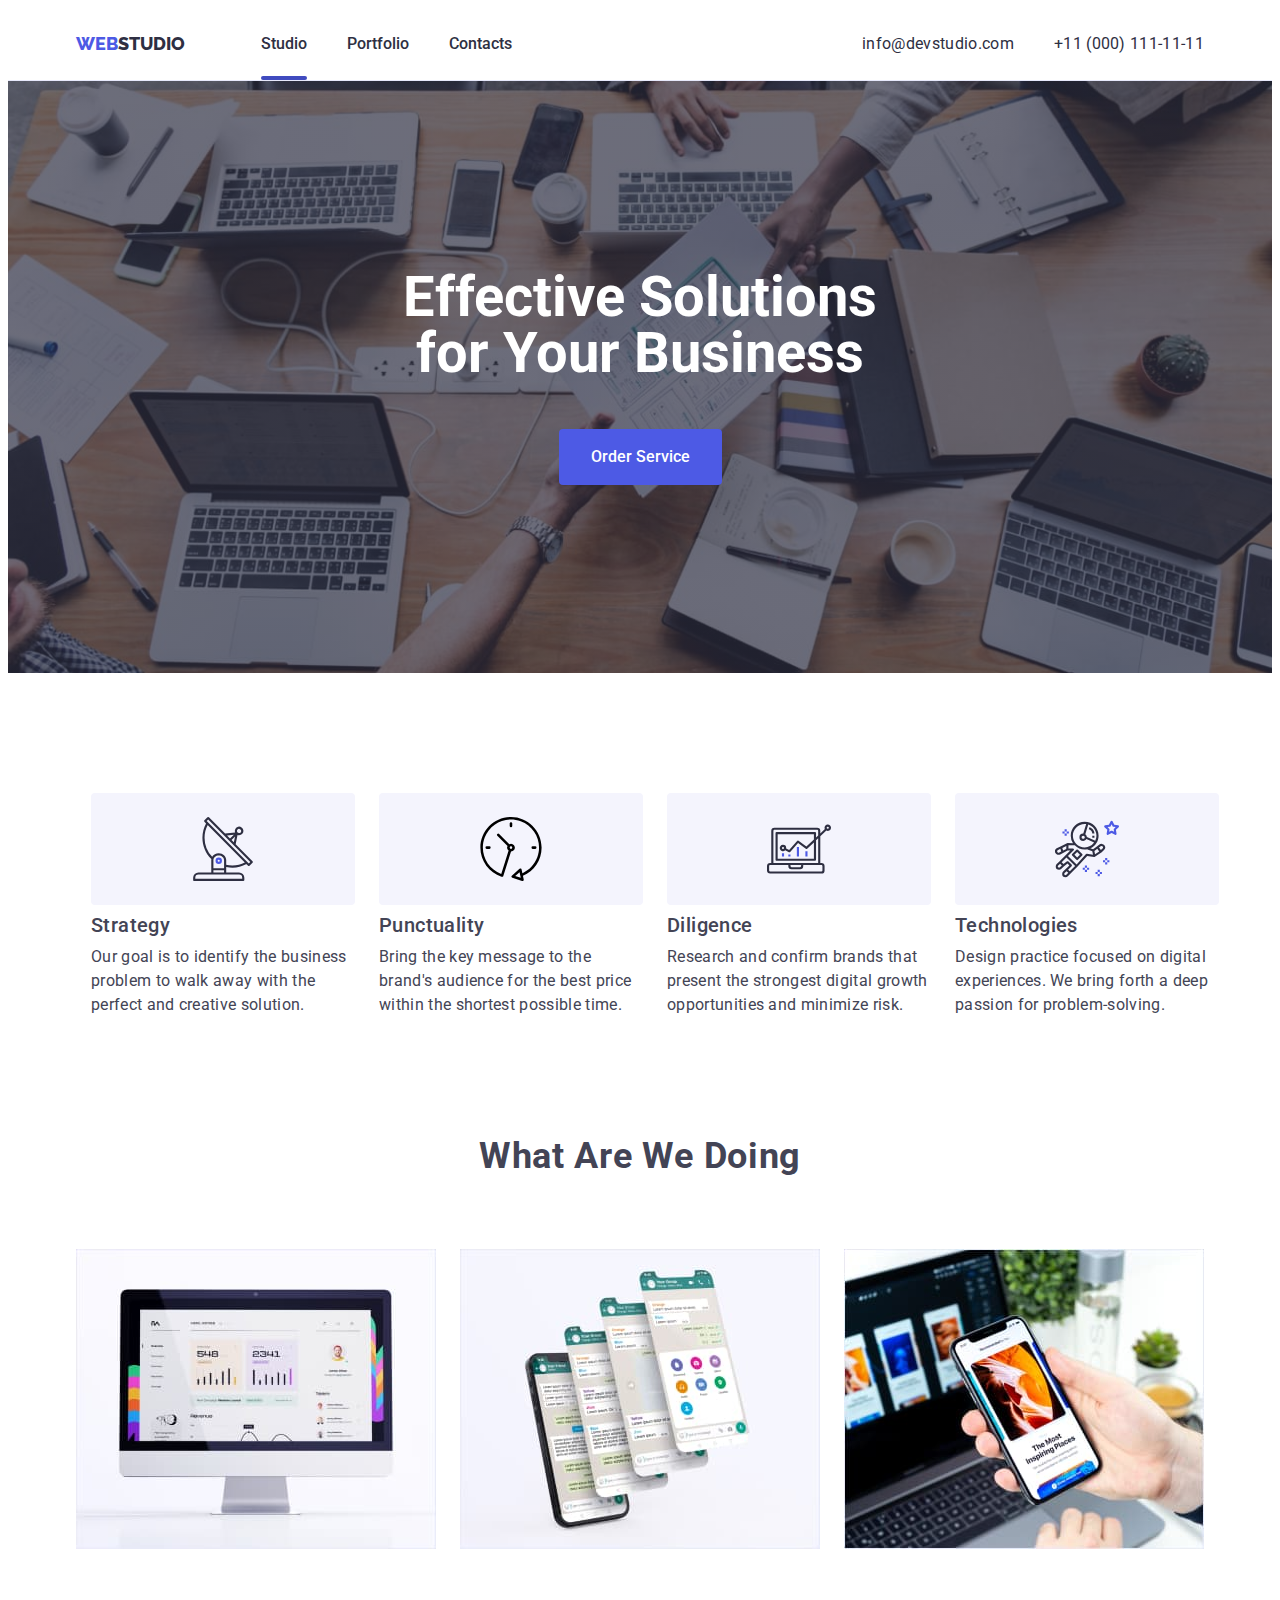
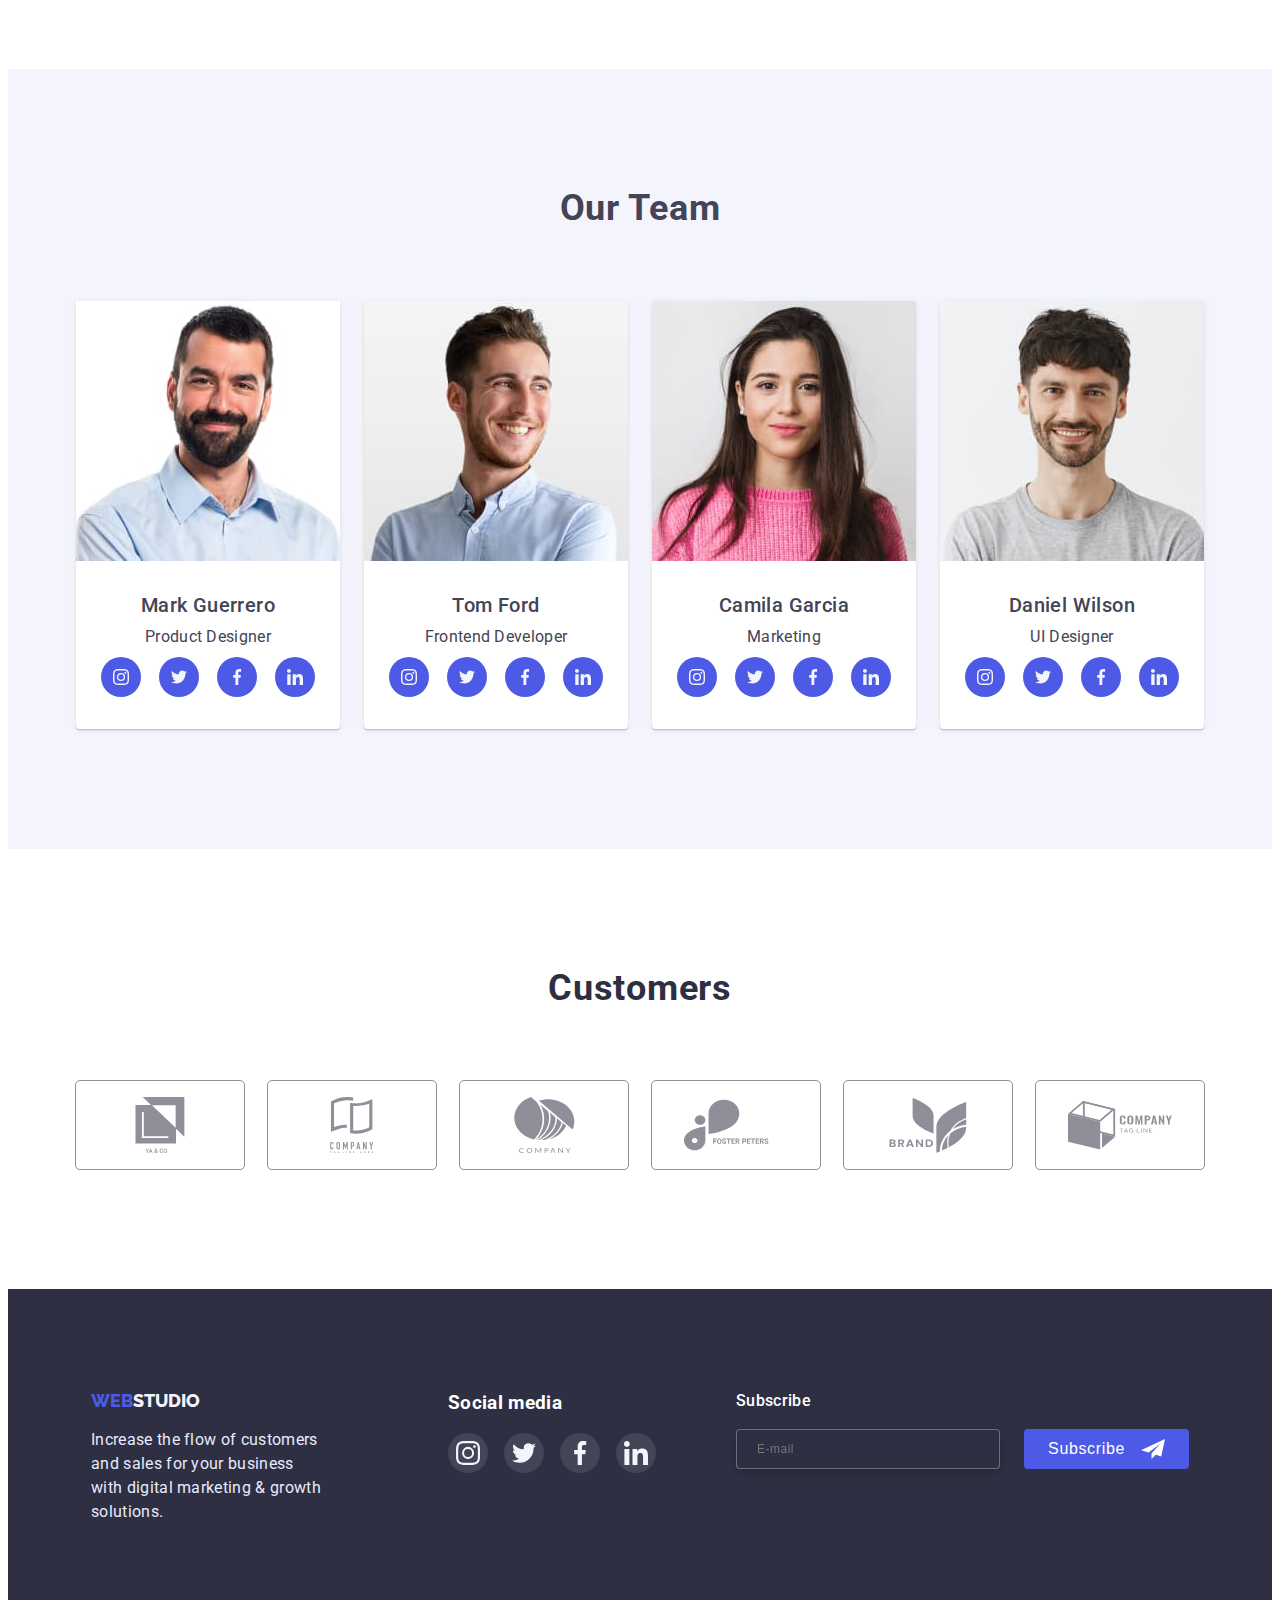
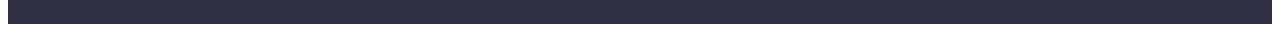
<file: index.html>
<!DOCTYPE html>
<html lang="en">
  <head>
    <meta charset="UTF-8" />
    <meta http-equiv="X-UA-Compatible" content="IE=edge" />
    <meta name="viewport" content="width=device-width, initial-scale=1.0" />
    <title>Home</title>
    <link
      href="https://fonts.googleapis.com/css2?family=Raleway:wght@800&family=Roboto:wght@400;500;700;900&display=swap"
      rel="stylesheet"
    />
    <link
      rel="stylesheet"
      href="https://cdnjs.cloudflare.com/ajax/libs/modern-normalize/1.1.0/modern-normalize.min.css"
      integrity="sha512-wpPYUAdjBVSE4KJnH1VR1HeZfpl1ub8YT/NKx4PuQ5NmX2tKuGu6U/JRp5y+Y8XG2tV+wKQpNHVUX03MfMFn9Q=="
      crossorigin="anonymous"
      referrerpolicy="no-referrer"
    />
    <link rel="icon" href="./images/logo.png" type="image/png">
    <link rel="stylesheet" href="./css/styles.css" />
  </head>
  <body class="body">
    <header class="header-bottom">
      <div class="container cont-hed header">
        <nav class="navigation-header">
          <a href="./index.html" class="logo"
            ><span class="logo-web">WEB</span>STUDIO</a
          >

          <ul class="header-ul list">
            <li class="header-li">
              <a href="./index.html" class="page-header line-h">Studio</a>
            </li>
            <li class="header-li">
              <a href="./portfolio.html" class="page-header">Portfolio</a>
            </li>
            <li class="header-li">
              <a href="" class="page-header">Contacts</a>
            </li>
          </ul>
        </nav>

        <address class="address">
          <ul class="header-address list">
            <li class="address-li">
              <a href="mailto:info@devstudio.com" class="contact list"
                >info@devstudio.com</a
              >
            </li>
            <li class="address-li">
              <a href="tel:+110001111111" class="contact"
                >+11 (000) 111-11-11</a
              >
            </li>
          </ul>
        </address>
      </div>

      <button class="menu-toggle" data-menu-open>
        <svg class="menu-icon" width="32" height="22">
          <use href="./images/symbol-defs.svg#icon-menu"></use>
        </svg>
      </button>
      <div class="modal-mob" data-menu>
        <button class="modal-button">
          <svg class="modal-sgv-close">
            <use
              href="./images/symbol-defs.svg#icon-close"
              data-menu-close
            ></use>
          </svg>
        </button>
        <ul class="modal-ul-text">
          <li class="modal-li">
            <a href="./index.html" class="aaa">Studio</a>
          </li>
          <li class="modal-li">
            <a href="./portfolio.html" class="bbb">Portfolio</a>
          </li>
          <li class="modal-li"><a href="" class="bbb">Contacts</a></li>
        </ul>
        <address class="modal-adress">
          <ul class="modal-ul">
            <li>
              <a href="tel:+110001111111" class="modal-contact"
                >+11 (000) 111-11-11</a
              >
            </li>
            <li class="tablet">
              <a href="mailto:info@devstudio.com" class="modal-email"
                >info@devstudio.com</a
              >
            </li>
          </ul>
        </address>

        <ul class="icon-social">
          <li class="icon-bg-social">
            <a href="" class="icon-social-a">
              <svg class="bg-social">
                <use href="./images/symbol-defs.svg#icon-instagram"></use>
              </svg>
            </a>
          </li>
          <li class="icon-bg-social">
            <a href="" class="icon-social-a">
              <svg class="bg-social">
                <use href="./images/symbol-defs.svg#icon-twitter"></use>
              </svg>
            </a>
          </li>
          <li class="icon-bg-social">
            <a href="" class="icon-social-a">
              <svg class="bg-social">
                <use href="./images/symbol-defs.svg#icon-facebook"></use>
              </svg>
            </a>
          </li>
          <li class="icon-bg-social">
            <a href="" class="icon-social-a">
              <svg class="bg-social">
                <use href="./images/symbol-defs.svg#icon-linkedin"></use>
              </svg>
            </a>
          </li>
        </ul>
      </div>
    </header>

    <main>
      <section class="containerone">
        <div class="backgrond-section-one">
          <h1 class="first-section-title">
            Effective Solutions for Your Business
          </h1>

          <button type="button" class="button-studio" data-modal-open>
            <span class="btn-spn">Order Service</span>
          </button>

          <div class="backdrop is-hidden" data-modal>
            <div class="modal">
              <button class="close" data-modal-close>
                <svg class="close-svg">
                  <use
                    href="./images/symbol-defs.svg#icon-close-black-18dp"
                  ></use>
                </svg>
              </button>
              <p id="contact-details-head" class="header-m-f">
                Leave your contacts and we will call you back
              </p>
              <form class="modal-form">
                <label for="name" class="label-modal svg-lb"
                  ><span class="text-input-gray">Name</span>
                  <span class="ttt">
                    <input
                      type="text"
                      name="username"
                      id="name"
                      class="input-modal"
                      required
                    />
                    <svg class="svg-modal" width="18" height="18">
                      <use href="./images/icons.svg#icon-person-black"></use>
                    </svg>
                  </span>
                </label>

                <label for="phome-number" class="label-modal other-lb svg-lb"
                  ><span class="text-input-gray">Phone</span>
                  <span class="ttt">
                    <svg class="svg-modal" width="24" height="24">
                      <use href="./images/icons.svg#icon-phone-black"></use>
                    </svg>
                    <input
                      type="tel"
                      class="input-modal"
                      name="phone-number"
                      id="phome-number"
                      required
                    />
                  </span>
                </label>

                <label for="email-modal" class="label-modal other-lb svg-lb"
                  ><span class="text-input-gray">Email</span>
                  <span class="ttt">
                    <input
                      type="email"
                      class="input-modal"
                      name="email-modal"
                      id="email-modal"
                      required
                    />
                    <svg class="svg-modal" width="27" height="24">
                      <use href="./images/icons.svg#icon-email-black"></use>
                    </svg>
                  </span>
                </label>

                <label for="comments-m" class="label-modal other-lb lb-n"
                  ><span class="text-input-gray">Comment</span>
                  <textarea
                    name="comments-m"
                    id="comments-m"
                    rows="10"
                    class="textarea-modal"
                    placeholder="Text input"
                  ></textarea>
                </label>

                <label class="label-checkbox">
                  <input
                    type="checkbox"
                    name="privacy-policy"
                    class="custom"
                    required
                  />
                  <span class="checkbox-item"></span>
                  <svg class="checkbox-svg" width="16px" height="16px">
                    <use href="./images/icons.svg#icon-vector"></use>
                  </svg>
                  <span class="descr-checkbox">
                    I accept the terms and conditions of the
                    <a href="" class="policy">Privacy Policy</a>
                  </span>
                </label>

                <button type="submit" class="btn-modal">Send</button>
              </form>
            </div>
          </div>
        </div>
      </section>

      <section class="advantages">
        <h2 class="visually-hidden">zagolovok</h2>
        <div class="container-r container">
          <ul class="advantages-text list">
            <li class="advantages-li">
              <div class="bg-advantages">
                <svg class="bd-svg">
                  <use href="./images/symbol-defs.svg#icon-antenna"></use>
                </svg>
              </div>
              <h3 class="benefits-h3 list">Strategy</h3>
              <p class="benefits-p list">
                Our goal is to identify the business problem to walk away with
                the perfect and creative solution.
              </p>
            </li>

            <li class="advantages-li">
              <div class="bg-advantages">
                <svg class="bd-svg">
                  <use href="./images/symbol-defs.svg#icon-clock"></use>
                </svg>
              </div>
              <h3 class="benefits-h3 list">Punctuality</h3>
              <p class="benefits-p list">
                Bring the key message to the brand's audience for the best price
                within the shortest possible time.
              </p>
            </li>
            <li class="advantages-li">
              <div class="bg-advantages">
                <svg class="bd-svg">
                  <use href="./images/symbol-defs.svg#icon-diagram"></use>
                </svg>
              </div>
              <h3 class="benefits-h3 list">Diligence</h3>
              <p class="benefits-p list">
                Research and confirm brands that present the strongest digital
                growth opportunities and minimize risk.
              </p>
            </li>
            <li class="advantages-li">
              <div class="bg-advantages">
                <svg class="bd-svg">
                  <use href="./images/symbol-defs.svg#icon-astronaut"></use>
                </svg>
              </div>
              <h3 class="benefits-h3 list">Technologies</h3>
              <p class="benefits-p list">
                Design practice focused on digital experiences. We bring forth a
                deep passion for problem-solving.
              </p>
            </li>
          </ul>
        </div>
      </section>
      <!-- 3 images -->

      <section class="img-doing container">
        <div class="cont-doing">
          <h2 class="header-text">What are we doing</h2>
          <ul class="container list">
            <li class="doing-li">
              <img src="./images/1.jpg" alt="monoblock" width="360" />
            </li>
            <li class="doing-li">
              <img src="./images/2.jpg" alt="massendger" width="360" />
            </li>
            <li class="doing-li">
              <img src="./images/3.jpg" alt="smartfon" width="360" />
            </li>
          </ul>
        </div>
      </section>

      <section class="img-pipl">
        <div class="container">
          <h2 class="header-text">Our Team</h2>

          <ul class="header-textlist list">
            <li class="card">
              <img
                srcset="./images/11.jpg 1x, ./images/mg@2.jpg 2x"
                src="./images/11.jpg"
                alt="Product Designer"
                width="264"
                class="card-img"
              />
              <div class="cadr-group">
                <h3 class="card-h3 list">Mark Guerrero</h3>
                <p class="card-p list">Product Designer</p>
                <ul class="icon-social">
                  <li class="icon-bg-social">
                    <a href="" class="icon-social-a">
                      <svg class="bg-social">
                        <use
                          href="./images/symbol-defs.svg#icon-instagram"
                        ></use>
                      </svg>
                    </a>
                  </li>
                  <li class="icon-bg-social">
                    <a href="" class="icon-social-a">
                      <svg class="bg-social">
                        <use href="./images/symbol-defs.svg#icon-twitter"></use>
                      </svg>
                    </a>
                  </li>
                  <li class="icon-bg-social">
                    <a href="" class="icon-social-a">
                      <svg class="bg-social">
                        <use
                          href="./images/symbol-defs.svg#icon-facebook"
                        ></use>
                      </svg>
                    </a>
                  </li>
                  <li class="icon-bg-social">
                    <a href="" class="icon-social-a">
                      <svg class="bg-social">
                        <use
                          href="./images/symbol-defs.svg#icon-linkedin"
                        ></use>
                      </svg>
                    </a>
                  </li>
                </ul>
              </div>
            </li>
            <li class="card">
              <img
                srcset="./images/22.jpg 1x, ./images/tf@2.jpg 2x"
                src="./images/22.jpg"
                alt="Product Designer"
                width="264"
                class="card-img"
              />
              <div class="cadr-group">
                <h3 class="card-h3 list">Tom Ford</h3>
                <p class="card-p list">Frontend Developer</p>
                <ul class="icon-social">
                  <li class="icon-bg-social">
                    <a href="" class="icon-social-a">
                      <svg class="bg-social">
                        <use
                          href="./images/symbol-defs.svg#icon-instagram"
                        ></use>
                      </svg>
                    </a>
                  </li>
                  <li class="icon-bg-social">
                    <a href="" class="icon-social-a">
                      <svg class="bg-social">
                        <use href="./images/symbol-defs.svg#icon-twitter"></use>
                      </svg>
                    </a>
                  </li>
                  <li class="icon-bg-social">
                    <a href="" class="icon-social-a">
                      <svg class="bg-social">
                        <use
                          href="./images/symbol-defs.svg#icon-facebook"
                        ></use>
                      </svg>
                    </a>
                  </li>
                  <li class="icon-bg-social">
                    <a href="" class="icon-social-a">
                      <svg class="bg-social">
                        <use
                          href="./images/symbol-defs.svg#icon-linkedin"
                        ></use>
                      </svg>
                    </a>
                  </li>
                </ul>
              </div>
            </li>
            <li class="card">
              <img
                srcset="./images/33.jpg 1x, ./images/cg@2.jpg 2x"
                src="./images/33.jpg"
                alt="Product Designer"
                width="264"
                class="card-img"
              />
              <div class="cadr-group">
                <h3 class="card-h3 list">Camila Garcia</h3>
                <p class="card-p list">Marketing</p>
                <ul class="icon-social">
                  <li class="icon-bg-social">
                    <a href="" class="icon-social-a">
                      <svg class="bg-social">
                        <use
                          href="./images/symbol-defs.svg#icon-instagram"
                        ></use>
                      </svg>
                    </a>
                  </li>
                  <li class="icon-bg-social">
                    <a href="" class="icon-social-a">
                      <svg class="bg-social">
                        <use href="./images/symbol-defs.svg#icon-twitter"></use>
                      </svg>
                    </a>
                  </li>
                  <li class="icon-bg-social">
                    <a href="" class="icon-social-a">
                      <svg class="bg-social">
                        <use
                          href="./images/symbol-defs.svg#icon-facebook"
                        ></use>
                      </svg>
                    </a>
                  </li>
                  <li class="icon-bg-social">
                    <a href="" class="icon-social-a">
                      <svg class="bg-social">
                        <use
                          href="./images/symbol-defs.svg#icon-linkedin"
                        ></use>
                      </svg>
                    </a>
                  </li>
                </ul>
              </div>
            </li>
            <li class="card">
              <img
                srcset="./images/44.jpg 1x, ./images/dw@2.jpg 2x"
                src="./images/44.jpg"
                alt="Product Designer"
                width="264"
                class="card-img"
              />
              <div class="cadr-group">
                <h3 class="card-h3 list">Daniel Wilson</h3>
                <p class="card-p list">UI Designer</p>
                <ul class="icon-social">
                  <li class="icon-bg-social">
                    <a href="" class="icon-social-a">
                      <svg class="bg-social">
                        <use
                          href="./images/symbol-defs.svg#icon-instagram"
                        ></use>
                      </svg>
                    </a>
                  </li>
                  <li class="icon-bg-social">
                    <a href="" class="icon-social-a">
                      <svg class="bg-social">
                        <use href="./images/symbol-defs.svg#icon-twitter"></use>
                      </svg>
                    </a>
                  </li>
                  <li class="icon-bg-social">
                    <a href="" class="icon-social-a">
                      <svg class="bg-social">
                        <use
                          href="./images/symbol-defs.svg#icon-facebook"
                        ></use>
                      </svg>
                    </a>
                  </li>
                  <li class="icon-bg-social">
                    <a href="" class="icon-social-a">
                      <svg class="bg-social">
                        <use
                          href="./images/symbol-defs.svg#icon-linkedin"
                        ></use>
                      </svg>
                    </a>
                  </li>
                </ul>
              </div>
            </li>
          </ul>
        </div>
      </section>

      <section>
        <div class="customers-oll container">
          <h2 class="customers-h2 customersone">Customers</h2>
          <ul class="customers">
            <li class="customers-li">
              <a href="" class="customers-a">
                <svg class="customers-icon">
                  <use href="./images/symbol-defs.svg#icon-group"></use>
                </svg>
              </a>
            </li>
            <li class="customers-li">
              <a href="" class="customers-a">
                <svg class="customers-icon">
                  <use href="./images/symbol-defs.svg#icon-company"></use>
                </svg>
              </a>
            </li>
            <li class="customers-li">
              <a href="" class="customers-a">
                <svg class="customers-icon">
                  <use href="./images/symbol-defs.svg#icon-qgroup"></use>
                </svg>
              </a>
            </li>
            <li class="customers-li">
              <a href="" class="customers-a">
                <svg class="customers-icon">
                  <use href="./images/symbol-defs.svg#icon-foster"></use>
                </svg>
              </a>
            </li>
            <li class="customers-li">
              <a href="" class="customers-a">
                <svg class="customers-icon">
                  <use href="./images/symbol-defs.svg#icon-brand"></use>
                </svg>
              </a>
            </li>
            <li class="customers-li">
              <a href="" class="customers-a">
                <svg class="customers-icon">
                  <use href="./images/symbol-defs.svg#icon-tagline"></use>
                </svg>
              </a>
            </li>
          </ul>
        </div>
      </section>
    </main>

    <footer class="footer list">
      <div class="container-footer container">
        <div class="footer-end">
          <a href="./index.html" class="logo-f"
            ><span class="logo-web">WEB</span>STUDIO</a
          >

          <p class="footer-p list">
            Increase the flow of customers and sales for your business with
            digital marketing & growth solutions.
          </p>
        </div>

        <div class="social-f">
          <div class="social-h3"><h3>Social media</h3></div>
          <ul class="social-block">
            <li class="f-bg">
              <svg class="f-social">
                <use href="./images/symbol-defs.svg#icon-instagram"></use>
              </svg>
            </li>
            <li class="f-bg">
              <svg class="f-social">
                <use href="./images/symbol-defs.svg#icon-twitter"></use>
              </svg>
            </li>
            <li class="f-bg">
              <svg class="f-social">
                <use href="./images/symbol-defs.svg#icon-facebook"></use>
              </svg>
            </li>
            <li class="f-bg">
              <svg class="f-social">
                <use href="./images/symbol-defs.svg#icon-linkedin"></use>
              </svg>
            </li>
          </ul>
        </div>
        <div class="footer-oll">
          <b class="footer-sub">Subscribe</b>
          <form class="footer-form">
            <label class="footer-label">
              <input
                class="footer-input"
                type="email"
                name="label_name"
                placeholder="E-mail"
              />
            </label>

            <button type="submit" class="footer-btn">
              Subscribe
              <svg width="24" height="24" class="rrr">
                <use href="./images/symbol-defs.svg#icon-telega"></use>
              </svg>
            </button>
          </form>
        </div>
      </div>
    </footer>
    <script src="./js/modal.js"></script>
    <script src="./js/menu.js"></script>
    <script src="./js/portfolio.js"></script>
  </body>
</html>
</file>
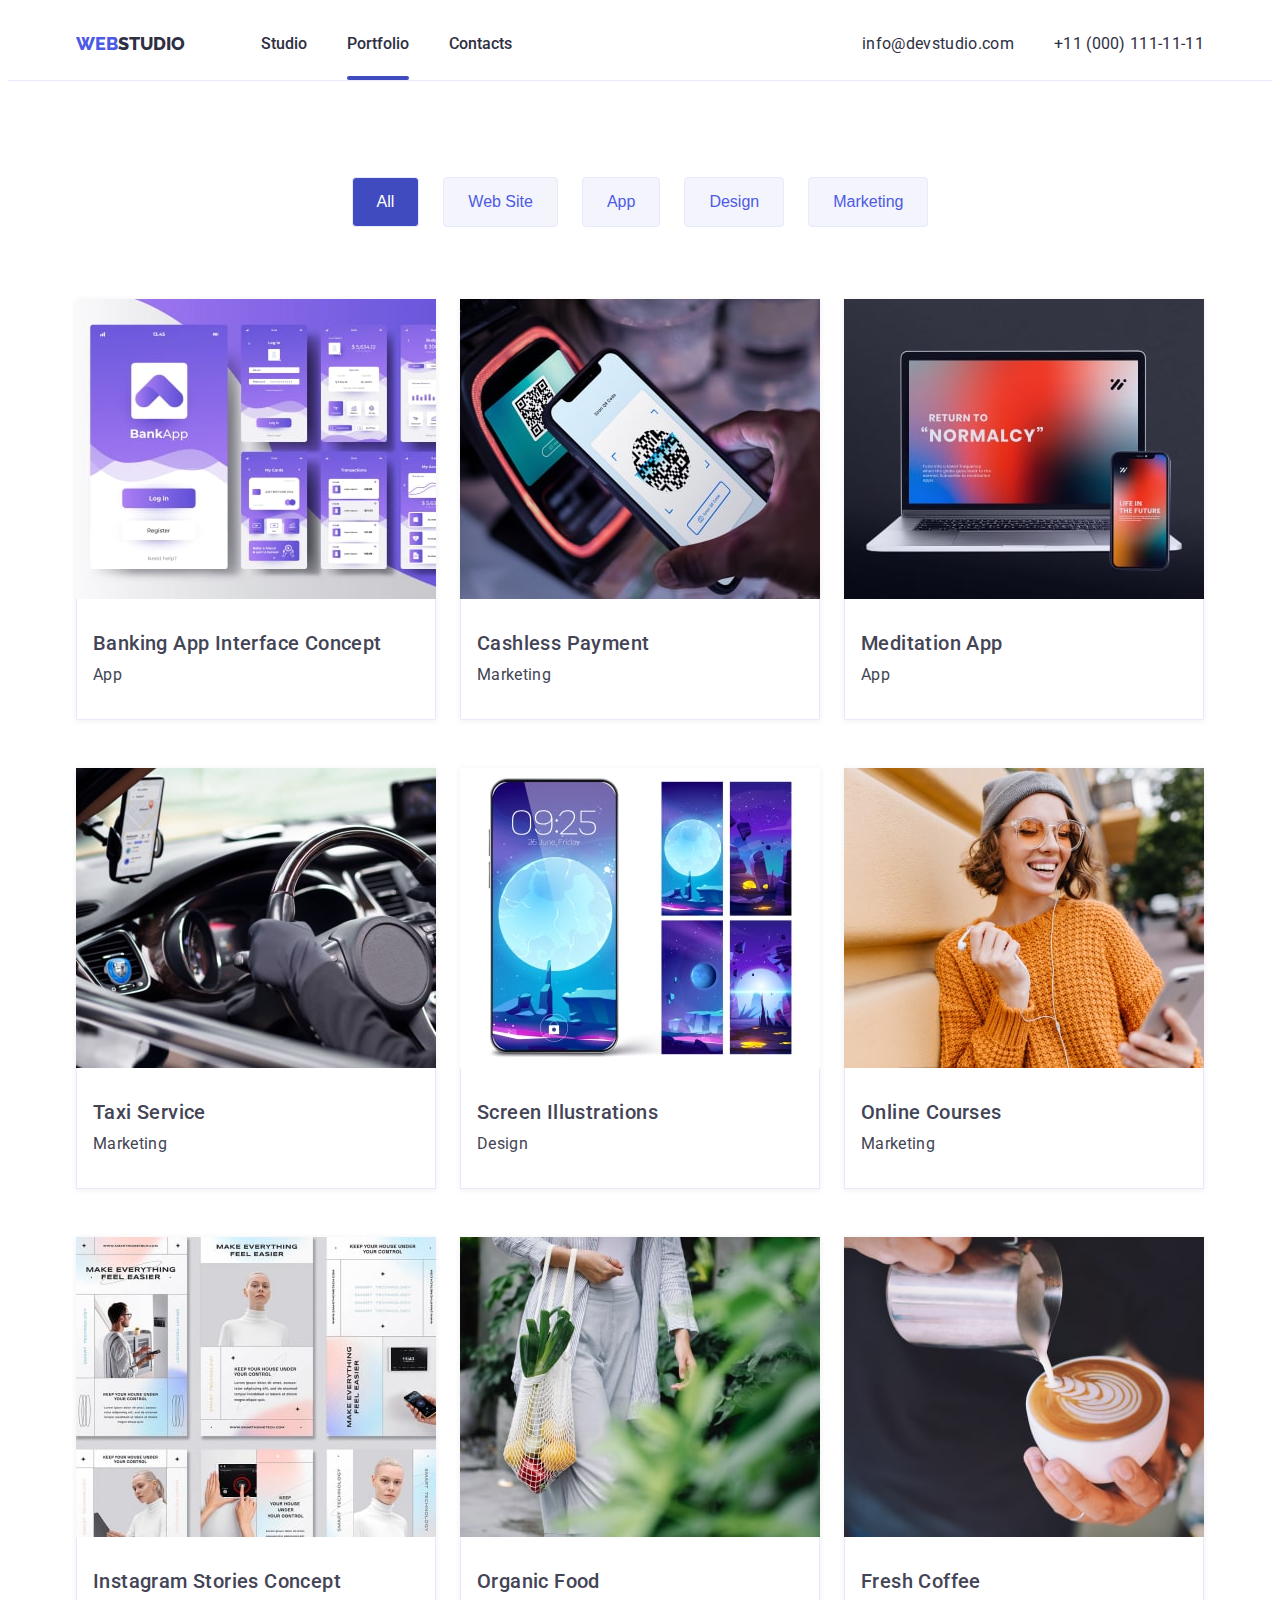
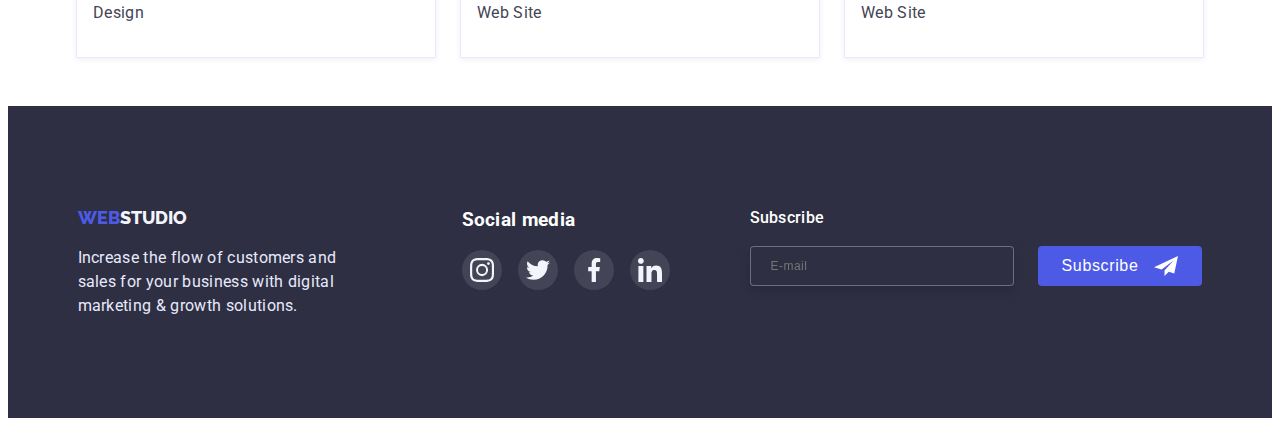
<file: portfolio.html>
<!DOCTYPE html>
<html lang="en">
  <head>
    <meta charset="UTF-8" />
    <meta http-equiv="X-UA-Compatible" content="IE=edge" />
    <meta name="viewport" content="width=device-width, initial-scale=1.0" />
    <title>Portfolio</title>
    <link
      href="https://fonts.googleapis.com/css2?family=Raleway:wght@800&family=Roboto:wght@400;500;700;900&display=swap"
      rel="stylesheet"
    />
    <link
      rel="stylesheet"
      href="https://cdnjs.cloudflare.com/ajax/libs/modern-normalize/1.1.0/modern-normalize.min.css"
      integrity="sha512-wpPYUAdjBVSE4KJnH1VR1HeZfpl1ub8YT/NKx4PuQ5NmX2tKuGu6U/JRp5y+Y8XG2tV+wKQpNHVUX03MfMFn9Q=="
      crossorigin="anonymous"
      referrerpolicy="no-referrer"
    />
    <link rel="stylesheet" href="./css/styles.css" />
    <link rel="icon" href="./images/logo.png" type="image/png">

  </head>

  <body class="body">
    <header class="header-bottom">
      <div class="container cont-hed header">
        <nav class="navigation-header">
          <a href="./index.html" class="logo"
            ><span class="logo-web">WEB</span>STUDIO</a
          >

          <ul class="header-ul list">
            <li class="header-li">
              <a href="./index.html" class="page-header">Studio</a>
            </li>
            <li class="header-li">
              <a href="./portfolio.html" class="page-header line-h">Portfolio</a>
            </li>
            <li class="header-li">
              <a href="" class="page-header">Contacts</a>
            </li>
          </ul>
        </nav>

        <address class="address">
          <ul class="header-address list">
            <li class="address-li">
              <a href="mailto:info@devstudio.com" class="contact list"
                >info@devstudio.com</a
              >
            </li>
            <li class="address-li">
              <a href="tel:+110001111111" class="contact"
                >+11 (000) 111-11-11</a
              >
            </li>
          </ul>
        </address>
      </div>

      <button class="menu-toggle" data-menu-open>
        <svg class="menu-icon" width="32" height="22">
          <use href="./images/symbol-defs.svg#icon-menu"></use>
        </svg>
      </button>
      <div class="modal-mob" data-menu>
        <button class="modal-button">
          <svg class="modal-sgv-close">
            <use
              href="./images/symbol-defs.svg#icon-close"
              data-menu-close
            ></use>
          </svg>
        </button>
        <ul class="modal-ul-text">
          <li class="modal-li"><a href="./index.html"class="bbb">Studio</a></li>
          <li class="modal-li"><a href="./portfolio.html" class="aaa">Portfolio</a></li>
          <li class="modal-li"><a href=""class="bbb">Contacts</a></li>
        </ul>
        <address class="modal-adress">
          <ul class="modal-ul">
            <li>
              <a href="tel:+110001111111" class="modal-contact"
                >+11 (000) 111-11-11</a
              >
            </li>
            <li class="tablet">
              <a href="mailto:info@devstudio.com" class="modal-email"
                >info@devstudio.com</a
              >
            </li>
          </ul>
        </address>

        <ul class="icon-social">
          <li class="icon-bg-social">
            <a href="" class="icon-social-a">
              <svg class="bg-social">
                <use href="./images/symbol-defs.svg#icon-instagram"></use>
              </svg>
            </a>
          </li>
          <li class="icon-bg-social">
            <a href="" class="icon-social-a">
              <svg class="bg-social">
                <use href="./images/symbol-defs.svg#icon-twitter"></use>
              </svg>
            </a>
          </li>
          <li class="icon-bg-social">
            <a href="" class="icon-social-a">
              <svg class="bg-social">
                <use href="./images/symbol-defs.svg#icon-facebook"></use>
              </svg>
            </a>
          </li>
          <li class="icon-bg-social">
            <a href="" class="icon-social-a">
              <svg class="bg-social">
                <use href="./images/symbol-defs.svg#icon-linkedin"></use>
              </svg>
            </a>
          </li>
        </ul>
      </div>
    </header>

    <main>
      <section class="main-oll">
        <h1 class="visually-hidden">Work examples</h1>

        <div class="container">
          <ul class="btn-nav list">
            <li class="btn-li">
              <button class="button-nav" onclick="showAllProducts()" id="showAllBtn" type="button">All</button>
            </li>
            <li class="btn-li">
              <button class="button-nav" onclick="filterProducts('web site')" type="button">Web Site</button>
            </li>
            <li class="btn-li">
              <button class="button-nav" onclick="filterProducts('app')" type="button">App</button>
            </li>
            <li class="btn-li">
              <button class="button-nav" onclick="filterProducts('design')" type="button">Design</button>
            </li>
            <li class="btn-li">
              <button class="button-nav" onclick="filterProducts('marketing')" type="button">Marketing</button>
            </li>
          </ul>

          <ul class="work-examples list">
            <li class="work-li" data-category="app">
              <a href="" class="examples-img">
                <img
                  src="./images/111.jpg"
                  alt="Marketing"
                  width="360"
                  height="300"
                />
                <div class="overlay">
                  <p>
                    14 Stylish and User-Friendly App Design Concepts · Task
                    Manager App · Calorie Tracker App · Exotic Fruit Ecommerce
                    App · Cloud Storage App
                  </p>
                </div>
                <div class="examples-box">
                  <h2 class="examples-h2 list">
                    Banking App Interface Concept
                  </h2>
                  <p class="examples-p">App</p>
                </div></a
              >
            </li>

            <li class="work-li" data-category="marketing">
              <a href="" class="examples-img">
                <img
                  src="./images/222.jpg"
                  alt="Marketing"
                  width="360"
                  height="300"
                />
                <div class="overlay">
                  <p>
                    14 Stylish and User-Friendly App Design Concepts · Task
                    Manager App · Calorie Tracker App · Exotic Fruit Ecommerce
                    App · Cloud Storage App
                  </p>
                </div>

                <div class="examples-box">
                  <h2 class="examples-h2">Cashless Payment</h2>
                  <p class="examples-p">Marketing</p>
                </div></a
              >
            </li>

            <li class="work-li" data-category="app">
              <a href="" class="examples-img"
                ><img
                  src="./images/333.jpg"
                  alt="App"
                  width="360"
                  height="300"
                />
                <div class="overlay">
                  <p>
                    14 Stylish and User-Friendly App Design Concepts · Task
                    Manager App · Calorie Tracker App · Exotic Fruit Ecommerce
                    App · Cloud Storage App
                  </p>
                </div>
                <div class="examples-box">
                  <h2 class="examples-h2">Meditation App</h2>
                  <p class="examples-p">App</p>
                </div></a
              >
            </li>

            <li class="work-li" data-category="marketing">
              <a href="" class="examples-img"
                ><img
                  src="./images/444.jpg"
                  alt="Marketing"
                  width="360"
                  height="300"
                />
                <div class="overlay">
                  <p>
                    14 Stylish and User-Friendly App Design Concepts · Task
                    Manager App · Calorie Tracker App · Exotic Fruit Ecommerce
                    App · Cloud Storage App
                  </p>
                </div>
                <div class="examples-box">
                  <h2 class="examples-h2">Taxi Service</h2>
                  <p class="examples-p">Marketing</p>
                </div></a
              >
            </li>

            <li class="work-li" data-category="Design">
              <a href="" class="examples-img"
                ><img
                  src="./images/555.jpg"
                  alt="Design"
                  width="360"
                  height="300"
                />
                <div class="overlay">
                  <p>
                    14 Stylish and User-Friendly App Design Concepts · Task
                    Manager App · Calorie Tracker App · Exotic Fruit Ecommerce
                    App · Cloud Storage App
                  </p>
                </div>
                <div class="examples-box">
                  <h2 class="examples-h2">Screen Illustrations</h2>
                  <p class="examples-p">Design</p>
                </div></a
              >
            </li>

            <li class="work-li" data-category="marketing">
              <a href="" class="examples-img"
                ><img
                  src="./images/666.jpg"
                  alt="Marketing"
                  width="360"
                  height="300"
                />
                <div class="overlay">
                  <p>
                    14 Stylish and User-Friendly App Design Concepts · Task
                    Manager App · Calorie Tracker App · Exotic Fruit Ecommerce
                    App · Cloud Storage App
                  </p>
                </div>
                <div class="examples-box">
                  <h2 class="examples-h2">Online Courses</h2>
                  <p class="examples-p">Marketing</p>
                </div></a
              >
            </li>

            <li class="work-li" data-category="design">
              <a href="" class="examples-img"
                ><img
                  src="./images/777.jpg"
                  alt="Design"
                  width="360"
                  height="300"
                />
                <div class="overlay">
                  <p>
                    14 Stylish and User-Friendly App Design Concepts · Task
                    Manager App · Calorie Tracker App · Exotic Fruit Ecommerce
                    App · Cloud Storage App
                  </p>
                </div>
                <div class="examples-box">
                  <h2 class="examples-h2">Instagram Stories Concept</h2>
                  <p class="examples-p">Design</p>
                </div></a
              >
            </li>

            <li class="work-li" data-category="web site">
              <a href="" class="examples-img"
                ><img
                  src="./images/888.jpg"
                  alt="Web Site"
                  width="360"
                  height="300"
                />
                <div class="overlay">
                  <p>
                    14 Stylish and User-Friendly App Design Concepts · Task
                    Manager App · Calorie Tracker App · Exotic Fruit Ecommerce
                    App · Cloud Storage App
                  </p>
                </div>
                <div class="examples-box">
                  <h2 class="examples-h2">Organic Food</h2>
                  <p class="examples-p">Web Site</p>
                </div></a
              >
            </li>

            <li class="work-li" data-category="web site">
              <a href="" class="examples-img"
                ><img
                  src="./images/999.jpg"
                  alt="Web Site"
                  width="360"
                  height="300"
                />
                <div class="overlay">
                  <p>
                    14 Stylish and User-Friendly App Design Concepts · Task
                    Manager App · Calorie Tracker App · Exotic Fruit Ecommerce
                    App · Cloud Storage App
                  </p>
                </div>
                <div class="examples-box">
                  <h2 class="examples-h2">Fresh Coffee</h2>
                  <p class="examples-p">Web Site</p>
                </div>
              </a>
            </li>
          </ul>
        </div>
      </section>
    </main>

    <footer class="footer list">
      <div class="container-footer">
        <div class="footer-end">
          <a href="./index.html" class="logo-f"
            ><span class="logo-web">WEB</span>STUDIO</a
          >

          <p class="footer-p list">
            Increase the flow of customers and sales for your business with
            digital marketing & growth solutions.
          </p>
        </div>

        <div class="social-f">
          <div class="social-h3"><h3>Social media</h3></div>
          <ul class="social-block">
            <li class="f-bg">
              <svg class="f-social">
                <use href="./images/symbol-defs.svg#icon-instagram"></use>
              </svg>
            </li>
            <li class="f-bg">
              <svg class="f-social">
                <use href="./images/symbol-defs.svg#icon-twitter"></use>
              </svg>
            </li>
            <li class="f-bg">
              <svg class="f-social">
                <use href="./images/symbol-defs.svg#icon-facebook"></use>
              </svg>
            </li>
            <li class="f-bg">
              <svg class="f-social">
                <use href="./images/symbol-defs.svg#icon-linkedin"></use>
              </svg>
            </li>
          </ul>
        </div>
        <div class="footer-oll">
          <b class="footer-sub">Subscribe</b>
          <form class="footer-form">
            <label class="footer-label">
              <input
                class="footer-input"
                type="email"
                name="label_name"
                placeholder="E-mail"
              />
            </label>

            <button type="submit" class="footer-btn">
              Subscribe
              <svg width="24" height="24" class="rrr">
                <use href="./images/symbol-defs.svg#icon-telega"></use>
              </svg>
            </button>
          </form>
        </div>
      </div>
    </footer>
    <script src="./js/portfolio.js"></script>
  </body>
</html>
</file>
<file: css/styles.css>
:root {
  --primary-brand: #4d5ae5;
  --dark: #2e2f42;
  --success: #31d0aa;
  --text: #434455;
  --subtle-Text: #8e8f99;
  --accent: #e7e9fc;
  --light: #f4f4fd;
  --standatr-white: #ffffff;
  --background-btn: #404bbf;
  --background-btn-hover: #5a66f1;
  --background-primery: #e5e5e5;
  --Customers-icon: #afb1b8;
}

.list {
  padding: 0;
  margin: 0;
  list-style: none;
  text-decoration: none;
}

.body {
  background-color: var(--standatr-white);
  font-family: Roboto, sans-serif;
  color: var(--text);
}

.container.list {
  display: flex;
}

.visually-hidden {
  padding: 0;
  margin: -1px;
  border: 0;
  width: 1px;
  height: 1px;
  clip: rect(0 0 0 0);
  clip-path: inset(100%);
  overflow: hidden;
  position: absolute;
  white-space: nowrap;
}

a {
  text-decoration: none;
}

h1,
h2,
h3,
h4,
p {
  margin: 0;
}

img {
  display: block;
  max-width: 100%;
  height: auto;
}

*,
*::before,
*::after {
  box-sizing: border-box;
}

ul {
  padding: 0;
  margin: 0;
  list-style: none;
}

/* =====================================navigation=========================== */
.contact:focus,
.contact:hover {
  color: var(--primary-brand);
}

.contact,
.contact {
  display: flex;
  font-size: 16px;
  font-style: normal;
  text-decoration: none;
  text-transform: inherit;
  letter-spacing: 0.02em;
  line-height: 1.5;
  color: var(--dark);
}

.line-h::after {
  border-radius: 2px;
  width: 100%;
  height: 4px;
  position: absolute;
  top: 44px;
  bottom: 0;
  left: 0;
  background-color: #404bbf;
  content: '';
}

/* --------------------------------header------------------- */
.logo {
  margin-right: 76px;
  font-family: 'Raleway';
  font-size: 18px;
  font-weight: 800;
  text-decoration: none;
  line-height: 1.33;
  color: var(--dark);
  /* padding-top: 24px; */
  /* padding-bottom: 24px; */
}

.header-bottom {
  padding-bottom: 23px;
  padding-top: 23px;
  border-bottom: 1px solid var(--accent);
}

.button-order:hover,
.button-order:focus {
  background-color: var(--background-btn);
}

label {
  display: flex;
  flex-direction: column;
}

.close:is(:hover, :focus) {
  background: #404bbf;
  cursor: pointer;
}

.benefits-h3 {
  margin-bottom: 8px;
  margin-top: 0;
  font-size: 20px;
  font-weight: 500;
  letter-spacing: 0.02em;
  line-height: 1.2;
}

.benefits-p {
  font-size: 16px;
  letter-spacing: 0.02em;
  line-height: 1.5;
  color: var(--text);
}

.address-li {
  margin-right: 40px;
}

.address-li:last-child {
  margin-right: 0;
}

.header-li {
  margin-right: 40px;
  position: relative;
}

.header-li:last-child {
  margin-right: 0;
}

.header {
  padding-left: 15px;
  padding-right: 15px;
  margin-left: auto;
  margin-right: auto;
  display: flex;
  display: flex;
  width: 1158px;
  align-items: center;
}

.header-address {
  display: flex;
  align-items: center;
}

.address {
  margin-left: auto;
}

.navigation-header {
  display: flex;
  align-items: center;
  justify-content: space-between;
}

.header-ul {
  display: inline-flex;
  align-items: center;
  justify-content: space-between;
}

.container.header-text {
  display: flex;
}

.page-header {
  font-size: 16px;
  font-weight: 500;
  text-decoration: none;
  line-height: 1.5;
  color: var(--dark);
  transition-duration: 250ms;
  transition-property: сolor;
  transition-timing-function: cubic-bezier(0.4, 0, 0.2, 1);
}

.page-header:hover,
.page-header:focus {
  color: var(--primary-brand);
}

.header-text {
  padding-top: 120px;
  margin-bottom: 72px;
  margin-top: 0;
  font-size: 36px;
  font-weight: 700;
  text-align: center;
  text-transform: capitalize;
  letter-spacing: 0.02em;
  line-height: 1.11;
}

/* ----------------------Strategy--------------------------- */
.advantages {
  margin-top: 0;
  margin-top: 120px;
}

.advantages-text {
  display: flex;
}

.advantages-li {
  margin-right: 24px;
}

.bg-advantages {
  margin-bottom: 8px;
  border-radius: 4px;
  display: flex;
  height: 112px;
  align-items: center;
  justify-content: center;
  background-color: var(--light);
}

.bd-svg {
  width: 64px;
  height: 64px;
  background-color: var(--light);
}

.container-r {
  padding-left: 15px;
  padding-right: 15px;
  margin-left: auto;
  margin-right: auto;
  width: 1158px;
}
/* -----------------------------What Are We Doing--------------- */
.img-doing {
  padding-left: 0;
  padding-right: 0;
  margin-bottom: 120px;
}

.doing-li {
  margin-right: 24px;
}

.doing-li:last-child {
  margin-right: 0;
}
/* ------------------------------------Our Team---------------------------------- */
.header-textlist {
  padding-bottom: 120px;
  display: flex;
}

.card-p {
  margin-bottom: 8px;
  margin-top: 8px;
  font-size: 16px;
  font-weight: 400;
  letter-spacing: 0.02em;
  line-height: 1.5;
  color: #434455;
}

.img-pipl {
  margin: auto;
  background-color: var(--light);
  text-align: center;
}

.card-h3 {
  font-size: 20px;
  font-weight: 500;
  letter-spacing: 0.02em;
  line-height: 1.2;
}

.icon-social {
  display: flex;
  justify-content: space-around;
}

.bg-social {
  align-self: center;
  width: 16px;
  height: 16px;
}

.cadr-group {
  padding: 32px 16px;
}

.icon-social-a {
  border-radius: 50%;
  display: flex;
  width: 40px;
  height: 40px;
  justify-content: center;
  background-color: var(--primary-brand);
  transition-duration: 250ms;
  transition-timing-function: cubic-bezier(0.4, 0, 0.2, 1);
}

.icon-social-a:hover,
.icon-social-a:focus {
  background-color: var(--background-btn);
}

.customers-h2 {
  margin-bottom: 72px;
  margin-top: 120px;
  display: flex;
  justify-content: center;
  font-size: 36px;
  font-weight: 700;
  text-align: center;
  text-transform: capitalize;
  letter-spacing: 0.02em;
  line-height: 1.1;
  color: var(--dark);
}

.customers {
  margin-bottom: 48px;
  display: flex;
}

.customers-a {
  padding: 16px 32px;
  display: block;
}

.customers-a:last-child {
  margin-right: 0;
}

.customers-oll {
  padding-left: 15px;
  padding-right: 15px;
  margin-left: auto;
  margin-right: auto;
  display: flex;
  width: 1158px;
  flex-direction: column;
}

.customers-icon {
  margin-left: auto;
  margin-right: auto;
  display: block;
  width: 104px;
  height: 56px;
  fill: var(--subtle-Text);
}

.customers-li {
  margin-right: 24px;
  border-radius: 4px;
  width: 168px;
  height: 88px;
  outline: 1px solid var(--subtle-Text);
  transition-duration: 250ms;
  transition-timing-function: cubic-bezier(0.4, 0, 0.2, 1);
}

.customers-li:is(:hover, :focus) {
  filter: invert(100%) sepia(100%) saturate(3250%) hue-rotate(220deg)
    brightness(80%) contrast(94%);
}

.container {
  margin-left: auto;
  margin-right: auto;
  max-width: 1158px;
}

.card {
  margin-right: 24px;
  border-radius: 0px 0px 4px 4px;
  display: block;
  background: #ffffff;
  box-shadow: 0px 1px 6px rgba(46, 47, 66, 0.08),
    0px 1px 1px rgba(46, 47, 66, 0.16), 0px 2px 1px rgba(46, 47, 66, 0.08);
}

.card-img {
  display: block;
}
/* ----------------------------Portfolio-------------------------------------- */
.btn-nav {
  margin-bottom: 72px;
  margin-top: 96px;
  display: flex;
  justify-content: center;
}

.work-examples {
  display: flex;
  flex-wrap: wrap;
  justify-content: center;
}

.work-li {
  margin-bottom: 48px;
  margin-right: 24px;
  overflow: hidden;
  position: relative;
  background-color: #ffffff;
  box-shadow: 0px 1px 6px rgba(46, 47, 66, 0.08);
  transition-duration: 250ms;
  transition-property: box-shadow;
  transition-timing-function: cubic-bezier(0.4, 0, 0.2, 1);
}

.work-li:nth-child(3n + 3) {
  margin-right: 0px;
}

.work-li:hover,
.work-li:focus {
  box-shadow: 0px 1px 6px rgba(46, 47, 66, 0.08),
    0px 1px 1px rgba(46, 47, 66, 0.16), 0px 2px 1px rgba(46, 47, 66, 0.08);
  cursor: pointer;
}

.button-nav {
  padding: 12px 24px;
  border: 1px solid #e7e9fc;
  border-radius: 4px;
  flex: none;
  flex-grow: 0;
  order: 2;
  background: #f4f4fd;
  font-size: 16px;
  font-weight: 500;
  line-height: 24px;
  color: var(--primary-brand);
  transition-duration: 250ms;
  transition-timing-function: cubic-bezier(0.4, 0, 0.2, 1);
  cursor: pointer;
}

.btn-li {
  margin-right: 24px;
}

.btn-li:last-child {
  margin-right: 0;
}

.overlay {
  width: 100%;
  height: 100%;
  position: absolute;
  bottom: 0;
  right: 0;
  background-color: #3f51b5;
  transform: translatey(100%);
  transition: transform 250ms ease;
}

.work-li:is(:hover, :focus) .overlay {
  transform: translatex(0);
}

.work-li .overlay {
  padding-bottom: 164px;
  padding-left: 32px;
  padding-right: 32px;
  padding-top: 40px;
  margin-left: auto;
  margin-right: auto;
  width: 360px;
  position: absolute;
  background-color: #4d5ae5;
  font-size: 16px;
  font-weight: 400;
  letter-spacing: 0.02em;
  line-height: 1.5;
  color: #f4f4fd;
  transition-duration: 250ms;
  transition-property: cursor, box-shadow, transform;
  transition-timing-function: cubic-bezier(0.4, 0, 0.2, 1);
}

.overlay p {
  font-size: 16px;
  letter-spacing: 0.02em;
  line-height: 1.5;
  color: var(--light);
}

.button-nav:hover,
.button-nav:focus {
  background-color: var(--background-btn);
  color: var(--standatr-white);
}

.examples-img {
  overflow: hidden;
  position: relative;
  background: var(--standatr-white);
  text-decoration: none;
  color: var(--dark);
}

.examples-box {
  padding-top: 32px;
  border-bottom: 1px solid #e7e9fc;
  border-left: 1px solid #e7e9fc;
  border-right: 1px solid #e7e9fc;
  position: relative;
  background-color: #ffffff;
  transition-duration: 250ms;
  transition-duration: 250ms;
  transition-property: border-bottom, border-left, border-right;
  transition-property: border-bottom, border-left, border-right;
  transition-timing-function: cubic-bezier(0.4, 0, 0.2, 1);
  transition-timing-function: cubic-bezier(0.4, 0, 0.2, 1);
}

.examples-h2 {
  padding-left: 16px;
  margin-bottom: 0;
  margin-bottom: 8px;
  margin-top: 0;
  display: flex;
  font-size: 20px;
  font-weight: 500;
  letter-spacing: 0.02em;
  line-height: 1.2;
  color: var(--text);
}

.examples-p {
  padding-bottom: 32px;
  padding-left: 16px;
  margin-bottom: 0;
  margin-top: 0;
  display: flex;
  font-size: 16px;
  letter-spacing: 0.02em;
  line-height: 1.5;
  color: var(--text);
}
/* -----------------------Footer------------------------------------- */
.footer-p {
  margin-top: 16px;
  font-size: 16px;
  letter-spacing: 0.02em;
  line-height: 1.5;
  color: var(--accent);
}

.logo-f {
  font-family: 'Raleway';
  font-size: 18px;
  font-weight: 800;
  text-decoration: none;
  line-height: 1.33;
  color: var(--light);
}

.logo-web {
  width: 44px;
  height: 24px;
  font-family: 'Raleway';
  font-size: 18px;
  line-height: 1.33;
  color: var(--primary-brand);
}

.footer {
  display: flex;
  background-color: var(--dark);
 
}

.footer-end {
  width: 264px;
}

.social-f {
  padding-left: 120px;
  display: flex;
  flex-direction: column;
}

.f-social {
  padding: 0;
  margin: 0;
  align-self: center;
  width: 24px;
  height: 24px;
}

.f-bg {
  margin-right: 16px;
  border-radius: 50%;
  display: flex;
  width: 40px;
  height: 40px;
  justify-content: center;
  background: rgba(255, 255, 255, 0.1);
  transition-duration: 250ms;
  transition-timing-function: cubic-bezier(0.4, 0, 0.2, 1);
  cursor: pointer;
}

.f-bg:hover,
.f-bg:focus {
  background-color: var(--success);
}

.f-bg:last-child {
  margin-right: 0;
}

.social-block {
  display: flex;
}

.social-h3 {
  margin-bottom: 16px;
  font-size: 16px;
  font-weight: 500;
  letter-spacing: 0.02em;
  line-height: 1.5;
  color: var(--standatr-white);
}

.container-footer {
  padding-left: 15px;
  padding-right: 15px;
  margin-left: auto;
  margin-right: auto;
  display: flex;
  width: 1158px;
}

.footer-oll {
  margin-left: 80px;
  display: inline-flex;
  flex-direction: column;
}

.footer-form {
  display: inline-flex;
}

.footer-input {
  padding-left: 20px;
  border: 1px solid rgba(255, 255, 255, 0.3);
  border-radius: 4px;
  display: flex;
  width: 264px;
  height: 40px;
  align-items: center;
  background-color: #2e2f42;
  filter: drop-shadow(0px 4px 4px rgba(0, 0, 0, 0.15));
  font-size: 12px;
  letter-spacing: 0.04em;
  line-height: 2;
  color: rgba(255, 255, 255, 0.6);
  transition-duration: 250ms;
  transition-property: border, border-radius;
  transition-timing-function: cubic-bezier(0.4, 0, 0.2, 1);
}

.footer-input:focus {
  border: 1px solid #404bbf;
  border-radius: 4px;
  box-shadow: 0px 4px 4px rgba(0, 0, 0, 0.15);
}

.footer-btn {
  padding: 8px 24px;
  margin-left: 24px;
  border: none;
  border-radius: 4px;
  display: inline-block;
  align-items: center;
  background-color: #4d5ae5;
  font-size: 16px;
  font-weight: 500;
  text-align: center;
  text-decoration: none;
  letter-spacing: 0.04em;
  line-height: 1.5;
  color: #ffffff;
  transition-duration: 250ms;
  transition-property: background, cursor;
  transition-timing-function: cubic-bezier(0.4, 0, 0.2, 1);
  cursor: pointer;
}

.footer-btn {
  display: flex;
}

.rrr {
  margin-left: 16px;
  display: inline-block;
}

.footer-btn:hover {
  border-radius: 4px;
  background-color: #404bbf;
  box-shadow: 0px 4px 4px rgba(0, 0, 0, 0.15);
}

.footer-sub {
  margin-bottom: 16px;
  font-size: 16px;
  font-weight: 500;
  letter-spacing: 0.02em;
  line-height: 1.5;
  color: var(--standatr-white);
}

.containerone {
  padding: 188px 0;
  margin-left: auto;
  margin-right: auto;
  max-width: 1440px;
  background-color: #2e2f42;
  background-image: linear-gradient(
      rgba(46, 47, 66, 0.7),
      rgba(46, 47, 66, 0.7)
    ),
    url('../images/people-office.jpg');
  background-position: center;
  background-repeat: no-repeat;
  background-size: cover;
}

.backgrond-section-one {
  padding-left: 15px;
  padding-right: 15px;
  margin-left: auto;
  margin-right: auto;
  display: flex;
  flex-direction: column;
  align-items: center;
}

.first-section-title {
  margin-left: auto;
  margin-right: auto;
  width: 494px;
  font-size: 56px;
  font-style: normal;
  font-weight: 700;
  text-align: center;
  line-height: 1;
  color: #ffffff;
}

.button-studio {
  padding: 16px 32px;
  margin-top: 48px;
  border: 0;
  border-radius: 4px;
  background: #4d5ae5;
  font-family: 'Roboto', sans-serif;
  font-size: 16px;
  font-style: normal;
  font-weight: 500;
  line-height: 1.5;
  color: #ffffff;
  transition-duration: 250ms;
  transition-property: background, cursor;
  transition-timing-function: cubic-bezier(0.4, 0, 0.2, 1);
}

.button-studio:hover {
  background: #404bbf;
  cursor: pointer;
}

.is-hidden {
  display: none;
}

.backdrop {
  padding-bottom: 12px;
  padding-top: 88px;
  margin-left: auto;
  margin-right: auto;
  width: 100vw;
  height: 100vh;
  position: fixed;
  top: 0;
  left: 0;
  background-color: rgba(46, 47, 66, 0.4);
}

.modal {
  padding: 72px 24px 24px 24px;
  border-radius: 4px;
  width: 408px;
  height: 584px;
  position: absolute;
  top: 50%;
  left: 50%;
  background: #fcfcfc;
  box-shadow: 0px 1px 1px rgba(0, 0, 0, 0.14), 0px 1px 3px rgba(0, 0, 0, 0.12),
    0px 2px 1px rgba(0, 0, 0, 0.2);
  transform: translate(-50%, -50%);
}

.close {
  padding: 8px;
  border: 1px solid rgba(0, 0, 0, 0.1);
  border-radius: 50%;
  position: absolute;
  top: 24px;
  right: 24px;
  background: #e7e9fc;
  font-size: 12px;
  transition-duration: 250ms;
  transition-property: background, cursor;
  transition-timing-function: cubic-bezier(0.4, 0, 0.2, 1);
}

.close-svg {
  display: block;
  width: 8px;
  height: 8px;
  transition-duration: 250ms;
  transition-property: fill;
  transition-timing-function: cubic-bezier(0.4, 0, 0.2, 1);
}

.close:is(:hover, :focus) .close-svg {
  fill: #ffffff;
}

.modal-form {
  display: flex;
  flex-direction: column;
  position: absolute;
  top: 48px;
}

.header-m-f {
  font-size: 16px;
  font-weight: 500;
  text-align: center;
  letter-spacing: 0.02em;
  line-height: 1.5;
  color: #2e2f42;
}

.label-modal {
  font-size: 12px;
  font-weight: 400;
  letter-spacing: 0.04em;
  line-height: 1.3;
  color: #8e8f99;
}

.ttt {
  margin-bottom: 8px;
  display: flex;
  align-items: center;
}

.svg-lb {
  position: relative;
  transition-duration: 250ms;
  transition-property: fill;
  transition-timing-function: cubic-bezier(0.4, 0, 0.2, 1);
}

.svg-lb:focus-within {
  fill: #4d5ae5;
}

.input-modal {
  padding-bottom: 8px;
  padding-left: 37px;
  padding-top: 8px;
  border: 1px solid rgba(33, 33, 33, 0.2);
  border-radius: 4px;
  width: 360px;
  height: 40px;
  transition-duration: 250ms;
  transition-property: border, border-radius;
  transition-timing-function: cubic-bezier(0.4, 0, 0.2, 1);
}

.input-modal:focus-within {
  border: 1px solid #4d5ae5;
  border-radius: 4px;
}

.lb-n {
  display: flex;
  flex-direction: column;
}

.svg-modal {
  padding: 0;
  position: absolute;
  left: 16px;
}

.textarea-modal {
  padding-left: 16px;
  padding-top: 8px;
  border: 1px solid rgba(33, 33, 33, 0.2);
  border-radius: 4px;
  max-height: 120px;
  resize: none;
  transition-duration: 250ms;
  transition-property: border;
  transition-timing-function: cubic-bezier(0.4, 0, 0.2, 1);
}

.textarea-modal:focus-within {
  border: 1px solid #4d5ae5;
}

.textarea-modal:active,
:hover,
:focus {
  outline: 0;
  outline-offset: 0;
}

.textarea-modal::placeholder {
  font-size: 12px;
  font-weight: 400;
  letter-spacing: 0.04em;
  line-height: 1.3;
  color: rgba(117, 117, 117, 0.5);
}

.label-checkbox {
  margin-bottom: 24px;
  margin-top: 16px;
  display: flex;
  flex-direction: row;
  align-items: center;
  position: relative;
  letter-spacing: 0.04em;
  line-height: 1.33;
  color: #757575;
  gap: 0;
}

.custom {
  appearance: none;
}

.checkbox-item {
  margin-right: 8px;
  border: 1.25px solid #2e2f42;
  border-radius: 2px;
  width: 16px;
  height: 16px;
}

.checkbox-svg {
  padding: 4px 3px;
  border-radius: 2px;
  position: absolute;
  fill: transparent;
}

.custom:checked ~ .checkbox-svg {
  background-color: #404bbf;
  fill: #f4f4fd;
}

.descr-checkbox {
  font-size: 12px;
  font-weight: 400;
  /* margin-left: 8px; */
  letter-spacing: 0.04em;
  line-height: 1.2;
  color: #757575;
}

.policy {
  text-decoration: underline;
}

.btn-modal {
  padding: 16px 0;
  margin-left: auto;
  margin-right: auto;
  border: 0px;
  border-radius: 4px;
  width: 169px;
  background: #4d5ae5;
  box-shadow: 0px 4px 4px rgba(0, 0, 0, 0.15);
  font-size: 16px;
  font-weight: 500;
  letter-spacing: 0.04em;
  line-height: 1.5;
  color: #ffffff;
  transition-duration: 250ms;
  transition-property: background, cursor;
  transition-timing-function: cubic-bezier(0.4, 0, 0.2, 1);
}

.btn-modal:is(:hover, :focus) {
  background: var(--background-btn);
  cursor: pointer;
}

.text-input-gray {
  margin-bottom: 4px;
  display: inherit;
}

.text-input-gray:first-child {
  margin-top: 0;
}

.cont-doing {
  justify-content: center;
}

.menu-toggle {
  border: none;
  display: flex;
  align-items: center;
  justify-content: center;
  position: absolute;
  top: 24px;
  right: 24px;
  background-color: var(--standatr-white);
}

.menu-icon {
  stroke: var(--dark);
}

.modal-button {
  border: 1px solid rgb(91, 91, 99, 0.1);
  border-radius: 50%;
  display: flex;
  width: 24px;
  height: 24px;
  align-items: center;
  justify-content: center;
  position: absolute;
  top: 24px;
  right: 24px;
}

.modal-sgv-close {
  width: 8px;
  height: 8px;
}

.modal-mob {
  padding-bottom: 40px;
  padding-left: 40px;
  padding-right: 40px;
  display: flex;
  width: 100vw;
  height: 100vh;
  flex-direction: column;
  justify-content: space-between;
  position: relative;
  position: fixed;
  top: 0;
  left: 0;
  background-color: #ffffff;
  transform: translateX(100%);
  transition: transform 250ms ease-in-out;
}

.modal-ul-text {
  margin-top: 80px;
  list-style: none;
  text-decoration: none;
}

.modal-li {
  margin-bottom: 40px;
  font-size: 36px;
  font-weight: 700;
  text-transform: capitalize;
  letter-spacing: 0.02em;
  line-height: 1.1;
  color: #2e2f42;
}

.modal-mob.is-open {
  visibility: visible;
  opacity: 1;
  pointer-events: initial;
}

.tablet {
  margin-top: 40px;
}

.modal-email {
  font-size: 20px;
  font-style: normal;
  font-weight: 500;
  letter-spacing: 0.02em;
  line-height: 1.2;
  color: #434455;
}

.modal-contact {
  margin-bottom: 40px;
  font-size: 20px;
  font-style: normal;
  font-weight: 700;
  text-transform: capitalize;
  letter-spacing: 0.02em;
  line-height: 1.1;
  color: #4d5ae5;
}

.icon-social {
  display: flex;
  justify-content: space-around;
}

.icon-social-a {
  border-radius: 50%;
  display: flex;
  width: 40px;
  height: 40px;
  justify-content: center;
  background-color: var(--primary-brand);

  transition-duration: 250ms;
  transition-timing-function: cubic-bezier(0.4, 0, 0.2, 1);
}

.icon-social-a:hover,
.icon-social-a:focus {
  background-color: var(--background-btn);
}

.bg-social {
  align-self: center;
  width: 16px;
  height: 16px;
}

@media screen and (max-width: 367px) {
  .customers-li {
    margin-right: 0;
  }

  .customers-li:last-child {
    margin-bottom: 0;
  }

  .customers-oll {
    margin-bottom: 96px;
  }
}

@media screen and (max-width: 767px) {
  html,
  body {
    width: 100%;
    overflow-x: hidden;
  }

  .modal-ul {
    display: flex;
    flex-direction: column;
    align-items: flex-start;
  }

  .container {
    max-width: 767px;
  }

  .footer-label {
    margin-left: auto;
    margin-right: auto;
    display: block;
  }

  .is-open {
    transform: translateX(0);
  }

  .modal-mob {
    padding-left: 40px;
    padding-right: 40px;
    width: 100vw;
    height: 100vh;
    position: relative;
    position: fixed;
    top: 0;
    left: 0;
    background-color: #ffffff;
    transform: translateX(100%);
    transition: transform 250ms ease-in-out;
  }

  .header {
    padding-left: 16px;
    padding-right: 16px;
    margin-left: 0;
    margin-right: 0;
    width: 100vw;
    align-items: center;
    justify-content: space-between;
  }

  .header-bottom {
    width: 100vw;
  }

  .header-ul {
    display: none;
  }

  .address {
    display: none;
  }

  .containerone {
    padding: 112px 0;
    margin-bottom: 0;
  }

  .first-section-title {
    width: 318px;
    font-size: 36px;
  }

  .backdrop {
    padding: 0;
    display: flex;
    justify-content: center;
  }

  .is-hidden {
    display: none;
  }

  .header-m-f {
    padding-bottom: 16px;
    padding-left: 0;
    padding-right: 0;
    padding-top: 72px;
    margin-top: 0;
    max-width: 360px;
    width: 100%;
    font-size: 13px;
    font-weight: 600;
    text-align: center;
  }

  .label-modal {
    font-size: 10px;
  }

  .descr-checkbox {
    font-size: 10px;
  }

  .button-studio {
    margin-top: 72px;
  }

  .container-r {
    padding: 96px 0;
    display: block;
    width: 100%;
  }

  .advantages-text {
    display: block;
  }

  .advantages-li {
    margin-bottom: 72px;
    margin-right: 0;
  }

  .advantages-li:last-child {
    padding-bottom: 0;
  }

  .bg-advantages {
    display: none;
  }

  .benefits-h3 {
    font-size: 36px;
    font-weight: 700;
    text-align: center;
    line-height: 1.1;
    color: #2e2f42;
  }

  .benefits-p {
    font-weight: 500;
  }

  .img-pipl {
    width: 100vw;
  }

  .img-doing {
    display: none;
  }

  .header-textlist {
    margin-left: auto;
    margin-right: auto;
    display: block;
  }

  .header-text {
    padding-top: 96px;
    display: block;
    text-align: center;
  }

  .icon-social {
    padding-left: 12px;
    padding-right: 12px;
  }

  .card {
    margin-bottom: 72px;
    margin-left: auto;
    margin-right: auto;
    max-width: 264px;
  }

  .customers-oll {
    display: block;
    width: 100%;
  }

  .customersone {
    margin-top: 96px;
  }

  .customers {
    padding-bottom: 0;
    flex-wrap: wrap;
    justify-content: center;
  }

  .customers-li {
    margin-bottom: 72px;
    margin-right: 0;
    width: 190px;
    height: 88px;
  }

  .container-footer {
    padding: 0;
    display: block;
    width: 100%;
  }

  .footer-end {
    margin-bottom: 72px;
  }

  .social-f {
    padding-bottom: 0;
    padding-left: 0;
    padding-top: 0;
    margin-bottom: 72px;
    margin-left: 0;
  }

  .social-h3 {
    text-align: center;
  }

  .social-block {
    justify-content: center;
  }

  .logo-f {
    display: flex;
    align-items: baseline;
    justify-content: center;
  }

  .footer-oll {
    padding-bottom: 96px;
    padding-left: 0;
    padding-right: 0;
    padding-top: 0;
    margin-left: auto;
    margin-right: auto;
    display: block;
    align-items: center;
  }

  .footer-form {
    display: block;
  }

  .footer-sub {
    text-align: center;
  }

  .footer-input {
    margin-bottom: 16px;
    width: 90vw;
  }

  .footer-btn {
    margin-left: auto;
    margin-right: auto;
  }

  .footer-oll {
    display: flex;
    align-items: center;
  }

  .modal {
    padding: 0;
    margin-left: auto;
    margin-right: auto;
    max-width: 392px;
    width: 100%;
    height: min-content;
  }

  .modal-form {
    padding-bottom: 0;
    padding-left: 16px;
    padding-right: 16px;
    position: static;
  }

  .menu-toggle {
    border: 0px;
    background-color: #ffffff;
    transition-duration: 250ms;
    transition-property: cursor;
    transition-timing-function: cubic-bezier(0.4, 0, 0.2, 1);
  }

  .menu-toggle:is(:hover, :focus) {
    cursor: pointer;
  }

  .phone-nav {
    padding-top: 80px;
  }

  .close-phone-nav {
    padding-bottom: 8px;
    padding-left: 8px;
    padding-right: 8px;
    padding-top: 8px;
    border: 1px solid rgba(0, 0, 0, 0.1);
    border-radius: 50%;
    position: absolute;
    top: 40px;
    right: 40px;
    background: #e7e9fc;
    transition-duration: 250ms;
    transition-property: background, fill;
    transition-timing-function: cubic-bezier(0.4, 0, 0.2, 1);
  }

  .close-phone-nav:is(:hover, :focus) {
    background: #404bbf;
  }

  .close-phone-nav:is(:hover, :focus) .close-svg {
    fill: #ffffff;
  }

  .burger-menu {
    padding-left: 40px;
    padding-right: 40px;
    width: 100vw;
    height: 100vh;
    position: relative;
    position: fixed;
    top: 0;
    left: 0;
    background-color: #ffffff;
    transform: translateX(100%);
    transition: transform 250ms ease-in-out;
  }

  .is-open {
    transform: translateX(0);
  }

  .links {
    font-size: 36px;
    font-weight: 700;
    line-height: 1.1;
  }

  .li-nav {
    margin-bottom: 40px;
  }

  .contact {
    font-size: 20px;
    font-weight: 500;
    line-height: 1.2;
  }

  .cont-item {
    flex-direction: column;
    align-items: flex-start;
  }

  .address-phone {
    margin-bottom: 40px;
  }

  .address-phone:is(:hover, :focus) {
    margin-top: 284px;
  }

  .address-phone-e {
    margin-bottom: 48px;
  }

  .address-phone-e:is(:hover, :focus) {
    margin-bottom: 32px;
  }

  .address-phone-e:is(:hover, :focus) .contact {
    font-size: 36px;
    font-weight: 600;
    line-height: 1.1;
    color: #4d5ae5;
  }

  .address-phone:is(:hover, :focus) .contact {
    font-size: 36px;
    font-weight: 600;
    line-height: 1.1;
    color: #4d5ae5;
  }

  .list-icon-n {
    display: flex;
    justify-content: space-between;
  }

  .links-soc-cmd-n {
    display: block;
    width: 24px;
    height: 24px;
  }

  .list-item-icon-n {
    padding: 8px;
    border-radius: 50%;
    display: block;
    background-color: #4d5ae5;
  }

  .containerone {
    background-image: linear-gradient(
        rgba(46, 47, 66, 0.7),
        rgba(46, 47, 66, 0.7)
      ),
      url(../images/dark-bg-428x432.jpg);
  }

  .container-buttons {
    padding-top: 48px;
    width: 100vw;
  }

  .buttons-list-portfolio {
    margin-bottom: 48px;
    width: 436px;
    flex-wrap: wrap;
    justify-content: flex-start;
  }

  .button-portfolio {
    margin-bottom: 16px;
  }

  .list-set-item {
    margin-right: 0;
  }
}

@media screen and (min-width: 320px) and (max-width: 424px) {
  html,
  body {
    width: 100%;
    overflow-x: hidden;
  }

  .modal-li > .aaa {
    color: var(--background-btn);
  }

  .bbb {
    color: var(--dark);
  }

  .container {
    max-width: 767px;
  }

  .is-open {
    transform: translateX(0);
  }

  .card:nth-last-child(-n + 2) {
    margin-top: 72px;
  }

  .footer {
    padding: 0 15px;
  }

  .header {
    padding-left: 16px;
    padding-right: 16px;
    margin-left: 0;
    margin-right: 0;
    width: 100vw;
    align-items: center;
    justify-content: space-between;
  }

  .modal-ul {
    display: flex;
    flex-direction: column;
    align-items: flex-start;
  }

  .header-bottom {
    width: 100vw;
  }

  .header-ul {
    display: none;
  }

  .address {
    display: none;
  }

  .containerone {
    padding: 112px 0;
  }

  .first-section-title {
    margin-left: 0;
    margin-right: 0;
    font-size: 36px;
    text-align: center;
  }

  .is-open {
    transform: translateX(0);
  }

  .modal-mob {
    padding-bottom: 40px;
    padding-left: 40px;
    padding-right: 40px;
    display: flex;
    width: 100vw;
    height: 100vh;
    flex-direction: column;
    justify-content: space-between;
    position: relative;
    position: fixed;
    top: 0;
    left: 0;
    background-color: #ffffff;
    transform: translateX(100%);
    transition: transform 250ms ease-in-out;
  }

  .button-studio {
    margin-top: 72px;
  }

  .container-r {
    padding: 96px 0;
    padding: 0 16px;
    display: block;
    width: 100%;
  }

  .advantages-text {
    margin-bottom: 96px;
    margin-top: 96px;
    display: block;
  }

  .advantages-li {
    margin-bottom: 72px;
    margin-right: 0;
  }

  .advantages-li:last-child {
    margin-bottom: 0;
  }

  .bg-advantages {
    display: none;
  }

  .benefits-h3 {
    font-size: 36px;
    font-weight: 700;
    text-align: center;
    line-height: 1.1;
    color: #2e2f42;
  }

  .benefits-p {
    font-weight: 500;
  }

  .img-pipl {
    display: flex;
    width: 100vw;
    flex-direction: column;
    justify-content: center;
  }

  .img-doing {
    display: none;
  }

  .header-textlist {
    margin-left: auto;
    margin-right: auto;
    display: block;
  }

  .header-text {
    padding-top: 96px;
    display: block;
    text-align: center;
  }

  .icon-social {
    padding-left: 12px;
    padding-right: 12px;
  }

  .card {
    margin-bottom: 72px;
    margin-right: 0;
  }

  .card:last-child {
    margin-bottom: 0;
  }

  .customers-oll {
    display: block;
    width: 100%;
  }

  .customers {
    margin-bottom: 96px;
    flex-wrap: wrap;
    justify-content: center;
  }

  .customers-li {
    margin-right: 0;
  }

  .customers-li:last-child {
    margin-bottom: 0;
  }

  .container-footer {
    margin-left: auto;
    margin-right: auto;
    display: block;
    width: 100%;
  }

  .footer-end {
    padding-bottom: 0;
    margin-left: auto;
    margin-right: auto;
    margin-top: 97px;
    width: 268px;
  }

  .social-f {
    padding-bottom: 0;
    padding-left: 0;
    padding-right: 0;
    padding-top: 0;
    margin-bottom: 72px;
    margin-left: 0;
  }

  .social-h3 {
    text-align: center;
  }

  .social-block {
    min-width: 208px;
    justify-content: center;
  }

  .logo-f {
    display: flex;
    align-items: baseline;
    justify-content: center;
  }

  .footer-oll {
    padding-bottom: 96px;
    padding-left: 0;
    padding-right: 0;
    padding-top: 0;
  }

  .footer-form {
    display: block;
  }

  .footer-sub {
    text-align: center;
  }

  .footer-btn {
    margin-left: auto;
    margin-right: auto;
  }

  .footer-oll {
    align-items: center;
  }

  .modal {
    padding-bottom: 16px;
    margin-left: auto;
    margin-right: auto;
    margin-top: 6px;
    max-width: 320px;
    width: 100%;
    height: min-content;
  }

  .modal-form {
    padding-left: 16px;
    padding-right: 16px;
    position: static;
  }

  .menu-toggle {
    border: 0px;
    background-color: #ffffff;
    transition-duration: 250ms;
    transition-property: cursor;
    transition-timing-function: cubic-bezier(0.4, 0, 0.2, 1);
  }

  .menu-toggle:is(:hover, :focus) {
    cursor: pointer;
  }

  .phone-nav {
    padding-top: 80px;
  }

  .close-phone-nav {
    padding-bottom: 8px;
    padding-left: 8px;
    padding-right: 8px;
    padding-top: 8px;
    border: 1px solid rgba(0, 0, 0, 0.1);
    border-radius: 50%;
    position: absolute;
    top: 40px;
    right: 40px;
    background: #e7e9fc;
    transition-duration: 250ms;
    transition-property: background, fill;
    transition-timing-function: cubic-bezier(0.4, 0, 0.2, 1);
  }

  .close-phone-nav:is(:hover, :focus) {
    background: #404bbf;
  }

  .close-phone-nav:is(:hover, :focus) .close-svg {
    fill: #ffffff;
  }

  .burger-menu {
    padding-bottom: 40px;
    padding-left: 40px;
    padding-right: 40px;
    display: flex;
    width: 100vw;
    height: 100vh;
    flex-direction: column;
    justify-content: space-between;
    position: relative;
    position: fixed;
    top: 0;
    left: 0;
    background-color: #ffffff;
    transform: translateX(100%);
    transition: transform 250ms ease-in-out;
  }

  .is-open {
    transform: translateX(0);
  }

  .links {
    font-size: 36px;
    font-weight: 700;
    line-height: 1.1;
  }

  .li-nav {
    margin-bottom: 40px;
  }

  .contact {
    font-size: 20px;
    font-weight: 500;
    line-height: 1.2;
  }

  .cont-item {
    flex-direction: column;
    align-items: flex-start;
  }

  .address-phone {
    margin-bottom: 40px;
  }

  .address-phone:is(:hover, :focus) {
    margin-top: 284px;
  }

  .address-phone-e {
    margin-bottom: 48px;
  }

  .address-phone-e:is(:hover, :focus) {
    margin-bottom: 32px;
  }

  .address-phone-e:is(:hover, :focus) .contact {
    font-size: 36px;
    font-weight: 600;
    line-height: 1.1;
    color: #4d5ae5;
  }

  .address-phone:is(:hover, :focus) .contact {
    font-size: 36px;
    font-weight: 600;
    line-height: 1.1;
    color: #4d5ae5;
  }

  .list-icon-n {
    display: flex;
    justify-content: space-between;
  }

  .links-soc-cmd-n {
    display: block;
    width: 24px;
    height: 24px;
  }

  .list-item-icon-n {
    padding: 8px;
    border-radius: 50%;
    display: block;
    background-color: #4d5ae5;
  }

  .containerone {
    background-image: linear-gradient(
        rgba(46, 47, 66, 0.7),
        rgba(46, 47, 66, 0.7)
      ),
      url(../images/dark-bg-428x432.jpg);
  }

  .container-buttons {
    padding-top: 48px;
    width: 100vw;
  }

  .buttons-list-portfolio {
    margin-bottom: 48px;
    width: 263px;
    flex-wrap: wrap;
    justify-content: flex-start;
  }

  .button-portfolio {
    padding: 8px 16px;
    margin-bottom: 16px;
    margin-right: 8px;
    height: auto;
  }

  .li-b {
    margin-bottom: 0;
  }

  .list-set-item {
    margin-right: 0;
  }
}

@media screen and (min-width: 425px) and (max-width: 767px) {
  html,
  body {
    width: 100%;
    overflow-x: hidden;
  }

  .advantages {
    margin-top: 0;
  }

  .container {
    max-width: 767px;
  }

  .modal-li > .aaa {
    color: var(--background-btn);
  }

  .bbb {
    color: var(--dark);
  }

  .header {
    padding-left: 16px;
    padding-right: 16px;
    margin-left: 0;
    margin-right: 0;
    width: 100vw;
    align-items: center;
    justify-content: space-between;
  }

  .header-bottom {
    width: 100vw;
  }

  .header-ul {
    display: none;
  }

  .address {
    display: none;
  }

  .containerone {
    padding: 112px 0;
  }

  .first-section-title {
    width: 318px;
    font-size: 36px;
    line-height: 1.1;
  }

  .button-studio {
    margin-top: 72px;
  }

  .container-r {
    padding: 96px 16px;
    display: block;
    width: 100%;
  }

  .advantages-text {
    display: block;
  }

  .backdrop {
    padding: 0;
    display: flex;
    justify-content: center;
  }

  .is-hidden {
    display: none;
  }

  .header-m-f {
    padding-left: 0;
    padding-right: 0;
    padding-top: 72px;
    margin-top: 0;
    max-width: 360px;
    width: 100%;
    font-size: 13px;
    font-weight: 600;
    text-align: center;
  }

  .label-modal {
    font-size: 10px;
  }

  .descr-checkbox {
    font-size: 10px;
  }

  .close-phone-nav {
    top: 0;
  }

  .advantages-li {
    margin-bottom: 72px;
    margin-left: auto;
    margin-right: auto;
  }

  .advantages-li:last-child {
    margin-bottom: 0;
  }

  .bg-advantages {
    display: none;
  }

  .benefits-h3 {
    font-size: 36px;
    font-weight: 700;
    text-align: center;
    line-height: 1.1;
    color: #2e2f42;
  }

  .benefits-p {
    font-weight: 500;
  }

  .img-pipl {
    display: flex;
    width: 100vw;
    flex-direction: column;
    justify-content: center;
  }

  .card:nth-child(2) {
    margin-right: 0;
  }

  .img-doing {
    display: none;
  }

  .card:nth-last-child(-n + 2) {
    margin-bottom: 100px;
  }

  .header-textlist {
    padding-bottom: 104px;
    padding-bottom: 96px;
    display: flex;
    flex-direction: column;
    flex-wrap: wrap;
    justify-content: center;
  }

  .header-text {
    padding-top: 96px;
    display: block;
    text-align: center;
  }

  .icon-social {
    padding-left: 12px;
    padding-right: 12px;
  }

  .card {
    margin-bottom: 72px;
    margin-left: auto;
    margin-right: auto;
  }

  .card:last-child {
    margin-bottom: 0;
  }

  .customers-oll {
    display: block;
    width: 100%;
  }

  .footer {
    padding: 0 15px;
  }

  .customers {
    padding-bottom: 96px;
    margin-bottom: 0;
    flex-wrap: wrap;
    justify-content: center;
  }

  .customers-li {
    margin-bottom: 72px;
  }

  .customers-li:nth-child(1) {
    margin-right: 16px;
  }

  .customers-li:nth-child(3) {
    margin-right: 16px;
  }

  .customers-li:nth-child(5) {
    margin-bottom: 0;
    margin-right: 16px;
  }

  .customers-li:nth-child(6) {
    margin-bottom: 0;
    margin-right: 0;
  }

  .container-footer {
    display: block;
    width: 100%;
  }

  .footer-end {
    padding-bottom: 0;
    margin-left: auto;
    margin-right: auto;
    margin-top: 98px;
    width: 268px;
  }

  .social-f {
    padding-bottom: 0;
    padding-top: 0;
    margin-bottom: 72px;
    margin-left: 0;
  }

  .social-h3 {
    text-align: center;
  }

  .social-block {
    justify-content: center;
  }

  .logo-f {
    display: flex;
    align-items: baseline;
    justify-content: center;
  }

  .footer-oll {
    padding-bottom: 96px;
    padding-left: 0;
    padding-right: 0;
    padding-top: 0;
  }

  .footer-form {
    display: block;
  }

  .footer-sub {
    text-align: center;
  }

  .footer-btn {
    margin-left: auto;
    margin-right: auto;
  }

  .footer-oll {
    align-items: center;
  }

  .modal {
    padding-bottom: 16px;
    margin-left: auto;
    margin-right: auto;
    max-width: 392px;
    width: 100%;
    height: min-content;
  }

  .modal-form {
    padding-bottom: 0;
    padding-left: 16px;
    padding-right: 16px;
    position: static;
  }

  .menu-toggle {
    border: 0px;
    background-color: #ffffff;
    transition-duration: 250ms;
    transition-property: cursor;
    transition-timing-function: cubic-bezier(0.4, 0, 0.2, 1);
  }

  .menu-toggle:is(:hover, :focus) {
    cursor: pointer;
  }

  .phone-nav {
    padding-top: 80px;
  }

  .close-phone-nav {
    padding-bottom: 8px;
    padding-left: 8px;
    padding-right: 8px;
    padding-top: 8px;
    border: 1px solid rgba(0, 0, 0, 0.1);
    border-radius: 50%;
    position: absolute;
    top: 40px;
    right: 40px;
    background: #e7e9fc;
    transition-duration: 250ms;
    transition-property: background, fill;
    transition-timing-function: cubic-bezier(0.4, 0, 0.2, 1);
  }

  .close-phone-nav:is(:hover, :focus) {
    background: #404bbf;
  }

  .close-phone-nav:is(:hover, :focus) .close-svg {
    fill: #ffffff;
  }

  .burger-menu {
    padding-bottom: 40px;
    padding-left: 40px;
    padding-right: 40px;
    display: flex;
    width: 100vw;
    height: 100vh;
    flex-direction: column;
    justify-content: space-between;
    position: relative;
    position: fixed;
    top: 0;
    left: 0;
    background-color: #ffffff;
    transform: translateX(100%);
    transition: transform 250ms ease-in-out;
  }

  .is-open {
    transform: translateX(0);
  }

  .links {
    font-size: 36px;
    font-weight: 700;
    line-height: 1.1;
  }

  .li-nav {
    margin-bottom: 40px;
  }

  .contact {
    font-size: 20px;
    font-weight: 500;
    line-height: 1.2;
  }

  .cont-item {
    flex-direction: column;
    align-items: flex-start;
  }

  .address-phone:is(:hover, :focus) {
    margin-top: 284px;
  }

  .address-phone-e {
    margin-bottom: 48px;
  }

  .address-phone-e:is(:hover, :focus) {
    margin-bottom: 32px;
  }

  .address-phone-e:is(:hover, :focus) .contact {
    font-size: 36px;
    font-weight: 600;
    line-height: 1.1;
    color: #4d5ae5;
  }

  .address-phone:is(:hover, :focus) .contact {
    font-size: 36px;
    font-weight: 600;
    line-height: 1.1;
    color: #4d5ae5;
  }

  .list-icon-n {
    display: flex;
  }

  .links-soc-cmd-n {
    display: block;
    width: 24px;
    height: 24px;
  }

  .list-item-icon-n {
    padding: 8px;
    border-radius: 50%;
    display: block;
    background-color: #4d5ae5;
  }

  .containerone {
    background-image: linear-gradient(
        rgba(46, 47, 66, 0.7),
        rgba(46, 47, 66, 0.7)
      ),
      url(../images/dark-bg-428x432.jpg);
  }

  .container-buttons {
    padding-top: 48px;
    width: 100vw;
  }

  .buttons-list-portfolio {
    margin-bottom: 48px;
    width: 436px;
    flex-wrap: wrap;
    justify-content: flex-start;
  }

  .button-portfolio {
    margin-bottom: 16px;
  }

  .list-set-item {
    margin-right: 0;
  }
}

@media (min-device-pixel-ratio: 2),
  (-webkit-min-device-pixel-ratio: 2),
  (min-resolution: 192dpi),
  (min-resolution: 2dppx) {
  .containerone {
    background-image: linear-gradient(
        rgba(46, 47, 66, 0.7),
        rgba(46, 47, 66, 0.7)
      ),
      url(./images/dark-bg@2.jpg);
  }
}

@media screen and (min-width: 768px) and (max-width: 1199px) {
  body {
    overflow-x: hidden;
  }

  .modal-button {
    display: none;
  }

  .container {
    padding-left: 0;
    padding-right: 0;
  }

  .menu-toggle {
    display: none;
  }

  .modal-form {
    padding: 0;
    margin: 0;
  }

  .address {
    margin-left: 0;
  }

  .mobal-btn {
    display: none;
  }

  .footer {
    padding-left: 108px;
    padding-right: 108px;
  }

  .header-ul {
    margin-left: 120px;
  }

  .address-li {
    margin-bottom: 12px;
    margin-right: 0;
  }

  .footer-oll {
    margin-left: 0;
  }

  .social-f {
    padding-left: 24px;
  }

  .address-li:last-child {
    margin-bottom: 0;
  }

  .header-bottom {
    padding: 0;
    width: 100vw;
  }

  .cont-item {
    flex-direction: column;
    align-items: flex-start;
  }

  .customers-h2 {
    margin-top: 96px;
  }

  .nav-header {
    align-items: center;
  }

  .tablet {
    margin-right: 0;
    margin-top: 40px;
  }

  .header {
    padding: 0;
    width: 100%;
  }

  .logo {
    display: flex;
  }

  .current::after {
    top: 56px;
  }

  .containerone {
    background-image: linear-gradient(
        rgba(46, 47, 66, 0.7),
        rgba(46, 47, 66, 0.7)
      ),
      url(../images/bg-tablet.jpg);
  }

  .header-m-f {
    padding-left: 0;
    padding-right: 0;
    margin-top: 0;
    max-width: 360px;
    width: 100%;
    font-size: 16px;
    font-weight: 600;
    text-align: center;
  }

  .modal-form {
    top: 112px;
  }

  .container-r {
    padding-bottom: 96px;
    width: 100%;
  }

  .bg-advantages {
    display: none;
  }

  .benefits-h3 {
    font-size: 36px;
    font-weight: 700;
    line-height: 1.1;
  }

  .benefits-p {
    font-size: 16px;
    font-weight: 500;
    line-height: 1.5;
  }

  .advantages-li {
    margin-bottom: 72px;
    width: 356px;
  }

  .advantages-li:nth-child(2) {
    margin-right: 0;
  }

  .advantages-li:nth-child(3) {
    margin-bottom: 0;
  }

  .advantages-li:nth-child(4) {
    margin-bottom: 0;
    margin-right: 0;
  }

  .advantages-text {
    flex-wrap: wrap;
    justify-content: center;
  }

  .img-doing {
    display: none;
  }

  .burger-menu {
    display: none;
  }

  .img-pipl {
    padding: 0 108px;
    width: 100%;
  }

  .header-textlist {
    padding-bottom: 96px;
    display: flex;
    flex-wrap: wrap;
    justify-content: center;
  }

  .card {
    margin-bottom: 64px;
  }

  .header-text {
    padding-top: 96px;
  }

  .customers-oll {
    padding: 0 16px;
    width: 100%;
  }

  .customers {
    margin-left: auto;
    margin-right: auto;
    flex-wrap: wrap;
    justify-content: center;
  }

  .customers {
    margin-bottom: 96px;
  }

  .customers-li {
    margin-bottom: 72px;
  }

  .card:nth-child(2) {
    margin-right: 0;
  }

  .card:last-child {
    margin-right: 0;
  }

  .card:nth-last-child(-n + 2) {
    margin-bottom: 0;
  }

  .customers-li:nth-child(3n) {
    margin-right: 0;
  }

  .customers-li:nth-last-child(-n + 3) {
    margin-bottom: 0;
  }

  .container-footer {
    padding: 96px 0;
    width: 100%;
    flex-wrap: wrap;
  }

  .social-f {
    margin: 0;
    margin-bottom: 72px;
  }

  .footer-description {
    margin-right: 0;
    width: 264px;
  }

  .footer-oll {
    padding-bottom: 0;
    padding-right: 0;
    padding-top: 0;
  }

  .container-buttons {
    padding-top: 64px;
    width: 100%;
  }

  .buttons-list-portfolio {
    margin-bottom: 64px;
  }

  .list-set-item {
    margin-bottom: 72px;
    margin-right: 0;
  }

  .list-set-item:nth-child(odd) {
    margin-right: 16px;
  }

  .list-set-item:last-child {
    margin-bottom: 0;
  }

  .list-set {
    padding-bottom: 96px;
    justify-content: center;
  }

  .header-address {
    flex-direction: column;
  }

  .cont-hed {
    padding: 16px;
  }

  .header {
    justify-content: space-between;
  }

  .logo {
    margin-right: 0;
  }

  .contact {
    font-size: 12px;
    line-height: 1.2;
  }
}

@media (min-device-pixel-ratio: 2),
  (-webkit-min-device-pixel-ratio: 2),
  (min-resolution: 192dpi),
  (min-resolution: 2dppx) {
  .containerone {
    background-image: linear-gradient(
        rgba(46, 47, 66, 0.7),
        rgba(46, 47, 66, 0.7)
      ),
      url(../images/bg-tablet@2.jpg);
  }
}

@media screen and (min-width: 1024px) and (max-width: 1199px) {
  body {
    overflow-x: hidden;
  }

  .menu-toggle {
    display: none;
  }

  .address {
    margin-left: 0;
  }

  .header-ul {
    margin-left: 120px;
    margin-right: 100px;
  }

  .header-bottom {
    width: 100vw;
  }

  .cont-item {
    flex-direction: column;
    align-items: flex-start;
  }

  .nav-header {
    align-items: center;
  }

  .tablet {
    margin-right: 0;
    margin-top: 40px;
  }

  .header {
    padding: 0 16px;
    width: 100%;
    justify-content: space-between;
  }

  .current::after {
    top: 56px;
  }

  .containerone {
    background-image: linear-gradient(
        rgba(46, 47, 66, 0.7),
        rgba(46, 47, 66, 0.7)
      ),
      url(../images/bg-tablet.jpg);
  }

  .container-r {
    width: 100%;
  }

  .bg-advantages {
    display: none;
  }

  .benefits-h3 {
    font-size: 36px;
    font-weight: 700;
    line-height: 1.1;
  }

  .benefits-p {
    font-size: 16px;
    font-weight: 500;
    line-height: 1.5;
  }

  .advantages-li {
    margin-bottom: 72px;
    width: 356px;
  }

  .advantages-li:nth-child(2) {
    margin-right: 0;
  }

  .advantages-text {
    flex-wrap: wrap;
    justify-content: center;
  }

  .img-doing {
    display: none;
  }

  .burger-menu {
    display: none;
  }

  .img-pipl {
    padding: 0 108px;
    width: 100%;
  }

  .header-textlist {
    padding-bottom: 104px;
    display: flex;
    flex-wrap: wrap;
  }

  .header-text {
    padding-top: 96px;
  }

  .customers-oll {
    padding: 0 108px;
    width: 100%;
  }

  .customers {
    margin-left: auto;
    margin-right: auto;
    width: 552px;
    flex-wrap: wrap;
    justify-content: center;
  }

  .customers-li {
    margin-bottom: 72px;
  }

  .customers-li:nth-child(1) {
    margin-right: 24px;
  }

  .customers-li:nth-child(3) {
    margin-right: 0;
  }

  .customers-li:nth-child(2) {
    margin-right: 24px;
  }

  .customers-li:nth-child(4) {
    margin-right: 24px;
  }

  .customers-li:nth-child(5) {
    margin-right: 24px;
  }

  .customers-li:nth-child(-n + 3) {
    margin-bottom: 72px;
  }

  .customers-li:last-child {
    margin-right: 0;
  }

  .container-footer {
    padding: 96px 108px;
    width: 100%;
    flex-wrap: wrap;
  }

  .footer-end {
    padding-bottom: 72px;
    padding-left: 108px;
    margin-right: 24px;
    width: auto;
  }

  .social-f {
    padding-bottom: 72px;
    padding-right: 164px;
    margin: 0;
  }

  .footer-description {
    margin-right: 0;
    width: 264px;
  }

  .footer-oll {
    padding-bottom: 0;
    padding-right: 0;
    padding-top: 0;
    margin-left: 0;
  }

  .contact {
    font-size: 12px;
    line-height: 14px;
  }

  .container-buttons {
    padding-top: 64px;
    width: 100%;
  }

  .buttons-list-portfolio {
    margin-bottom: 64px;
  }

  .list-set-item {
    margin-bottom: 72px;
    margin-right: 0;
  }

  .list-set-item:nth-child(odd) {
    margin-right: 24px;
  }

  .list-set-item:last-child {
    margin-bottom: 0;
  }

  .list-set {
    padding-bottom: 96px;
    justify-content: center;
  }

  .cont-hed {
    padding: 16px;
  }

  .footer {
    padding: 0;
  }
}

@media (min-device-pixel-ratio: 2),
  (-webkit-min-device-pixel-ratio: 2),
  (min-resolution: 192dpi),
  (min-resolution: 2dppx) {
  .containerone {
    background-image: linear-gradient(
        rgba(46, 47, 66, 0.7),
        rgba(46, 47, 66, 0.7)
      ),
      url(../images/bg-tablet@2.jpg);
  }
}

@media screen and (min-width: 1147px) and (max-width: 1199px;) {
  .advantages-li {
    margin-right: 0;
  }

  .containerone {
    margin-bottom: 0;
  }
}

@media screen and (min-width: 1200px) {
  .menu-toggle {
    display: none;
  }

  .cont-doing {
    justify-content: center;
  }

  .cont-hed {
    padding: 24px 156px;
  }

  .cont-doing {
  }

  .modal-button {
    display: none;
  }

  .mobal-btn {
    display: none;
  }

  .card:nth-child(2) {
    margin-right: 24px;
  }

  .bg-advantages {
    width: 264px;
    height: 112px;
  }

  .header-textlist {
    justify-content: center;
  }

  .container {
    max-width: 1128px;
  }

  .customers-oll {
    padding: 0;
  }

  .address {
    padding: 0;
    margin: 0;
  }

  .burger-menu {
    display: none;
  }

  .logo {
    margin-right: 76px;
  }

  .containerone {
    max-width: 100%;
  }

  .address-li {
    padding: 0;
  }

  .card {
    margin-bottom: 0;
  }

  .card:last-child {
    margin-right: 0;
  }

  .customers-li:nth-child(3n) {
    margin-right: 24px;
  }

  .customers-li {
    margin-bottom: 0;
  }

  .customers-li:last-child {
    margin-right: 0;
  }

  .cont-doing > ul {
    justify-content: center;
  }

  .modal-form {
    margin-top: 64px;
  }

  .customers {
    margin-bottom: 120px;
  }

  .current::after {
    border-radius: 2px;
    width: 100%;
    height: 4px;
    position: absolute;
    top: 44px;
    bottom: 0;
    left: 0;
    background-color: #404bbf;
    content: '';
  }

  .header-bottom {
    padding-bottom: 0;
    padding-top: 0;
    width: 100%;
  }

  .header-address {
    flex-direction: row;
  }

  .contact {
    font-size: 16px;

    letter-spacing: 0.02em;
    line-height: 1.5;
  }

  .header-m-f {
    margin-top: 0;
  }

  .advantages-li:last-child {
    margin-right: 0;
  }

  .footer-end {
    padding: 0;
    margin-right: 0;
    max-width: 264px;
  }

  .container-footer {
    flex-wrap: nowrap;
    justify-content: center;
  }

  .social-f {
    padding-left: 0;
    margin-left: 120px;
  }

  .cont-hed {
    padding: 24px 0;
    justify-content: space-between;
  }

  .footer {
    padding: 100px 0;
  }
}

@media (min-device-pixel-ratio: 2),
  (-webkit-min-device-pixel-ratio: 2),
  (min-resolution: 192dpi),
  (min-resolution: 2dppx) {
  .containerone {
    background-image: linear-gradient(
        rgba(46, 47, 66, 0.7),
        rgba(46, 47, 66, 0.7)
      ),
      url(../images/bck-pc@2.jpg);
  }
}
</file>
